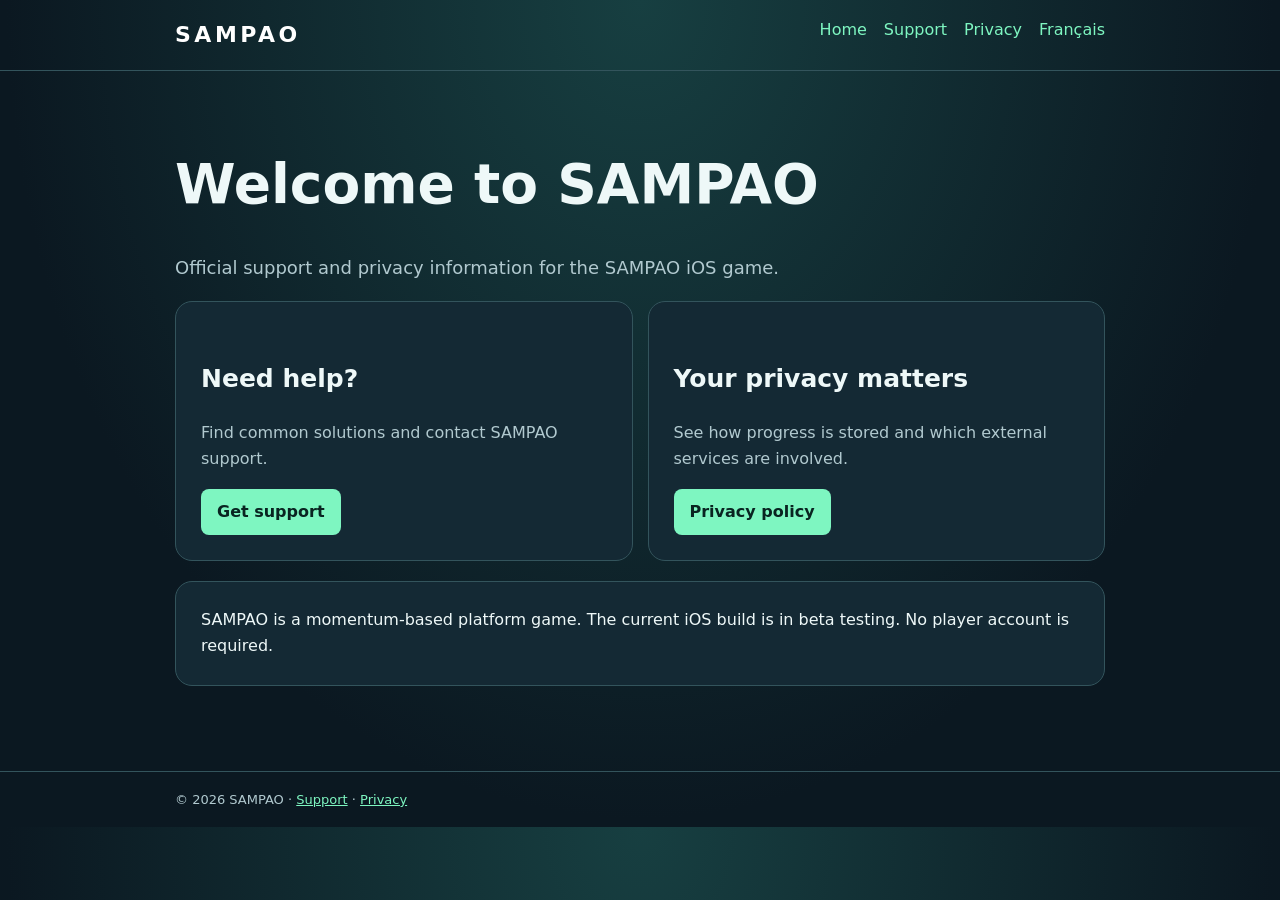
<file: index.html>
<!doctype html><html lang="en"><head><meta charset="utf-8"><meta name="viewport" content="width=device-width,initial-scale=1"><meta name="description" content="Official support and privacy information for the SAMPAO iOS game."><meta name="theme-color" content="#0b1821"><title>Welcome to SAMPAO — SAMPAO</title><link rel="stylesheet" href="./assets/style.css"></head><body><header class="head"><div class="wrap"><a class="brand" href="./index.html">SAMPAO</a><nav class="links"><a href="./index.html">Home</a><a href="./support.html">Support</a><a href="./privacy.html">Privacy</a><a href="./fr/index.html">Français</a></nav></div></header><main class="wrap"><h1>Welcome to SAMPAO</h1><p class="lead">Official support and privacy information for the SAMPAO iOS game.</p><div class="grid"><section class="box"><h2>Need help?</h2><p>Find common solutions and contact SAMPAO support.</p><a class="cta" href="support.html">Get support</a></section><section class="box"><h2>Your privacy matters</h2><p>See how progress is stored and which external services are involved.</p><a class="cta" href="privacy.html">Privacy policy</a></section></div><div class="box">SAMPAO is a momentum-based platform game. The current iOS build is in beta testing. No player account is required.</div></main><footer class="foot"><div class="wrap">© 2026 SAMPAO · <a href="./support.html">Support</a> · <a href="./privacy.html">Privacy</a></div></footer></body></html>
</file>
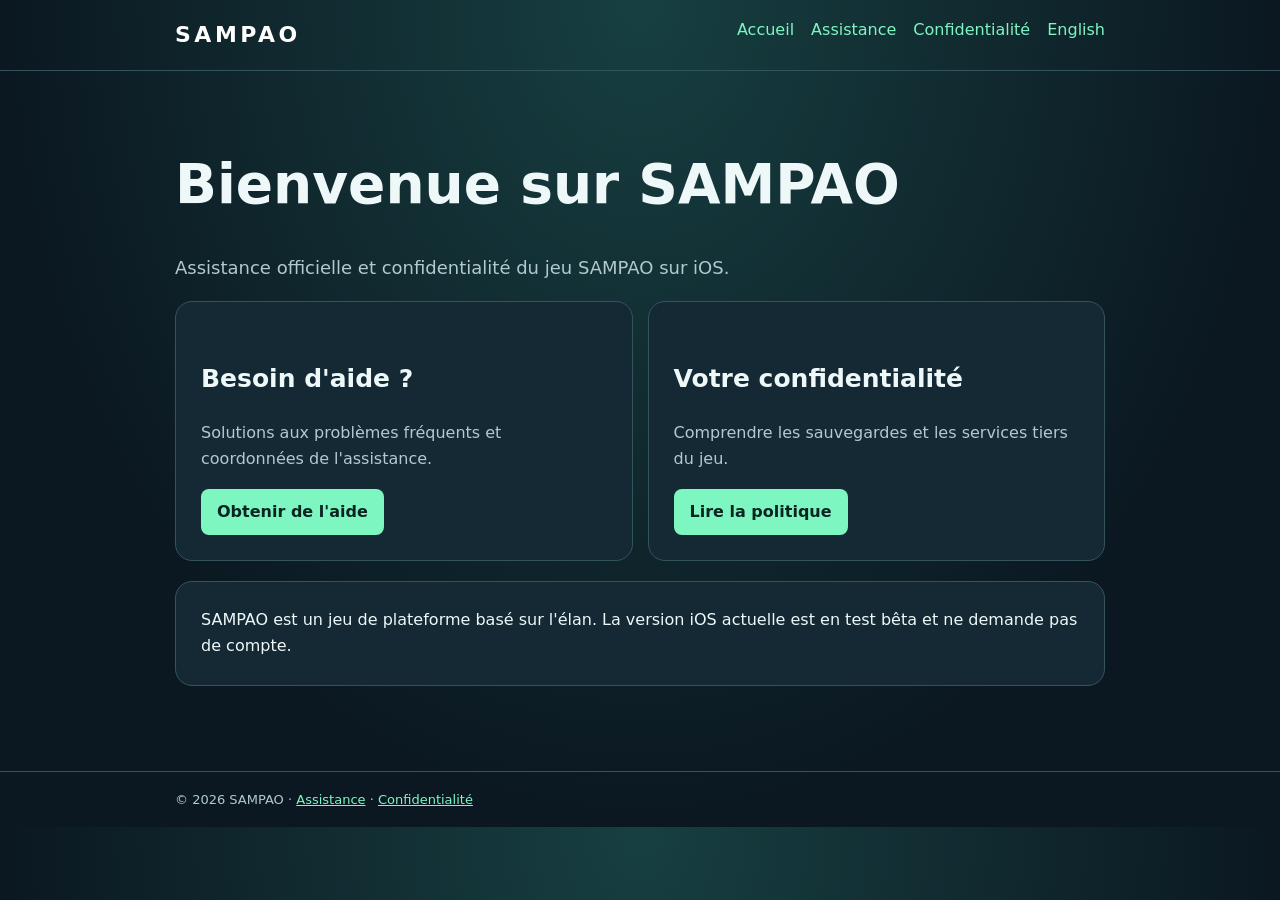
<file: fr/index.html>
<!doctype html><html lang="fr"><head><meta charset="utf-8"><meta name="viewport" content="width=device-width,initial-scale=1"><meta name="description" content="Assistance officielle et confidentialité du jeu SAMPAO sur iOS."><meta name="theme-color" content="#0b1821"><title>Bienvenue sur SAMPAO — SAMPAO</title><link rel="stylesheet" href="../assets/style.css"></head><body><header class="head"><div class="wrap"><a class="brand" href="../index.html">SAMPAO</a><nav class="links"><a href="../index.html">Accueil</a><a href="../support.html">Assistance</a><a href="../privacy.html">Confidentialité</a><a href="../index.html">English</a></nav></div></header><main class="wrap"><h1>Bienvenue sur SAMPAO</h1><p class="lead">Assistance officielle et confidentialité du jeu SAMPAO sur iOS.</p><div class="grid"><section class="box"><h2>Besoin d'aide ?</h2><p>Solutions aux problèmes fréquents et coordonnées de l'assistance.</p><a class="cta" href="support.html">Obtenir de l'aide</a></section><section class="box"><h2>Votre confidentialité</h2><p>Comprendre les sauvegardes et les services tiers du jeu.</p><a class="cta" href="privacy.html">Lire la politique</a></section></div><div class="box">SAMPAO est un jeu de plateforme basé sur l'élan. La version iOS actuelle est en test bêta et ne demande pas de compte.</div></main><footer class="foot"><div class="wrap">© 2026 SAMPAO · <a href="../support.html">Assistance</a> · <a href="../privacy.html">Confidentialité</a></div></footer></body></html>
</file>
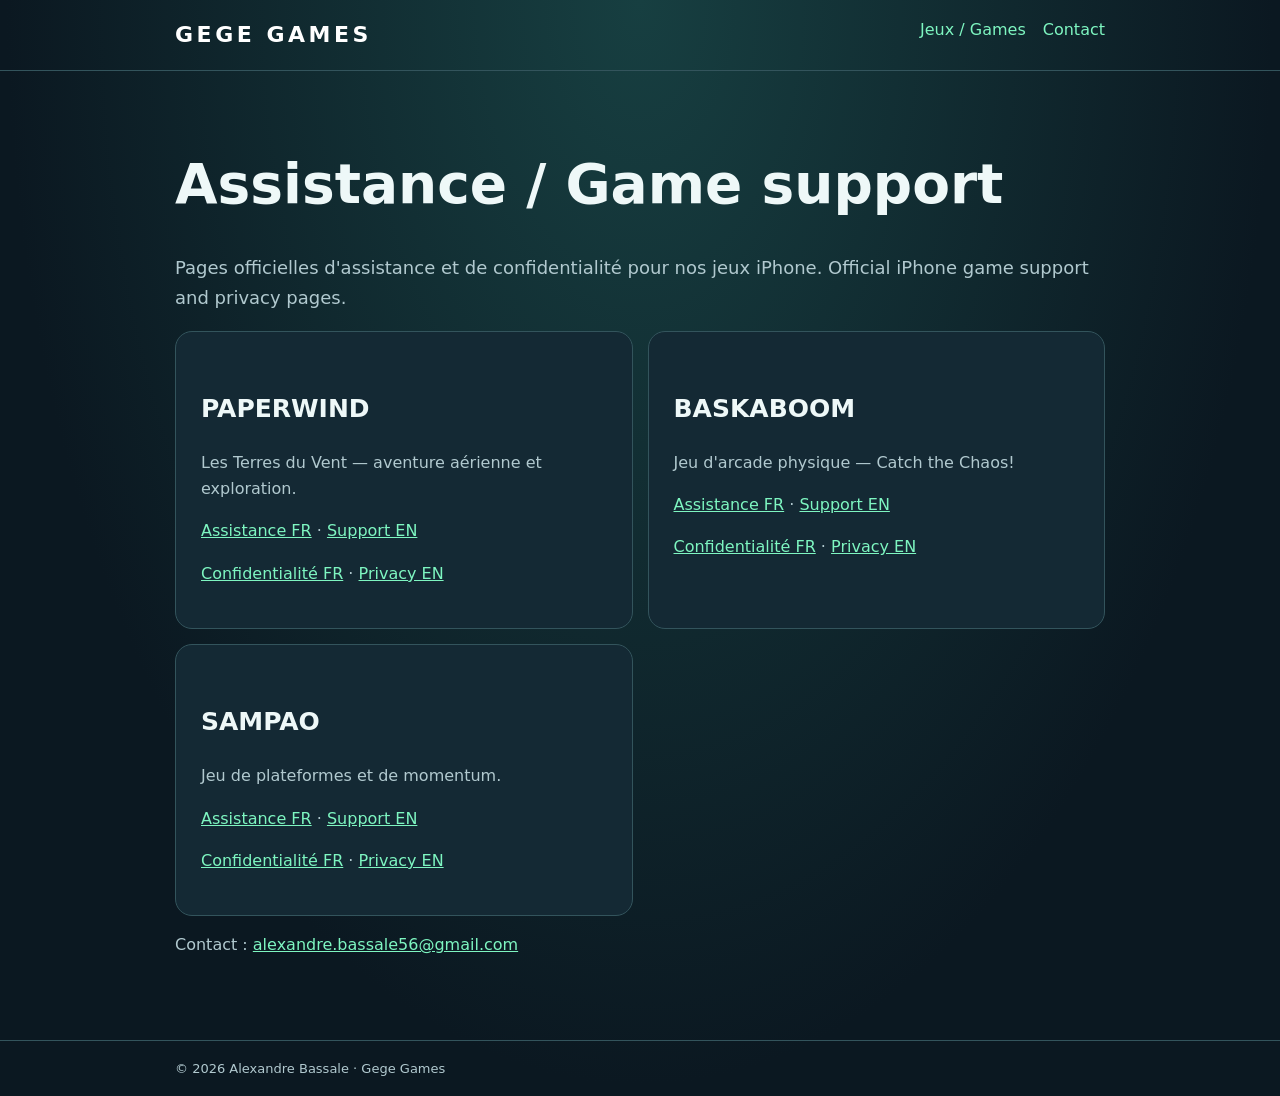
<file: games.html>
<!doctype html><html lang="fr"><head><meta charset="utf-8"><meta name="viewport" content="width=device-width,initial-scale=1"><meta name="description" content="Assistance et confidentialité pour les jeux PAPERWIND, BASKABOOM et SAMPAO."><meta name="theme-color" content="#0b1821"><title>Assistance — Gege Games</title><link rel="stylesheet" href="./assets/style.css"></head><body><header class="head"><div class="wrap"><a class="brand" href="./games.html">GEGE GAMES</a><nav class="links"><a href="./games.html">Jeux / Games</a><a href="mailto:alexandre.bassale56@gmail.com">Contact</a></nav></div></header><main class="wrap"><h1>Assistance / Game support</h1><p class="lead">Pages officielles d'assistance et de confidentialité pour nos jeux iPhone. Official iPhone game support and privacy pages.</p><div class="grid"><section class="box"><h2>PAPERWIND</h2><p>Les Terres du Vent — aventure aérienne et exploration.</p><p><a href="./paperwind/fr/support.html">Assistance FR</a> · <a href="./paperwind/support.html">Support EN</a></p><p><a href="./paperwind/fr/privacy.html">Confidentialité FR</a> · <a href="./paperwind/privacy.html">Privacy EN</a></p></section><section class="box"><h2>BASKABOOM</h2><p>Jeu d'arcade physique — Catch the Chaos!</p><p><a href="./baskaboom/fr/support.html">Assistance FR</a> · <a href="./baskaboom/support.html">Support EN</a></p><p><a href="./baskaboom/fr/privacy.html">Confidentialité FR</a> · <a href="./baskaboom/privacy.html">Privacy EN</a></p></section><section class="box"><h2>SAMPAO</h2><p>Jeu de plateformes et de momentum.</p><p><a href="./fr/support.html">Assistance FR</a> · <a href="./support.html">Support EN</a></p><p><a href="./fr/privacy.html">Confidentialité FR</a> · <a href="./privacy.html">Privacy EN</a></p></section></div><p>Contact : <a href="mailto:alexandre.bassale56@gmail.com">alexandre.bassale56@gmail.com</a></p></main><footer class="foot"><div class="wrap">© 2026 Alexandre Bassale · Gege Games</div></footer></body></html>
</file>
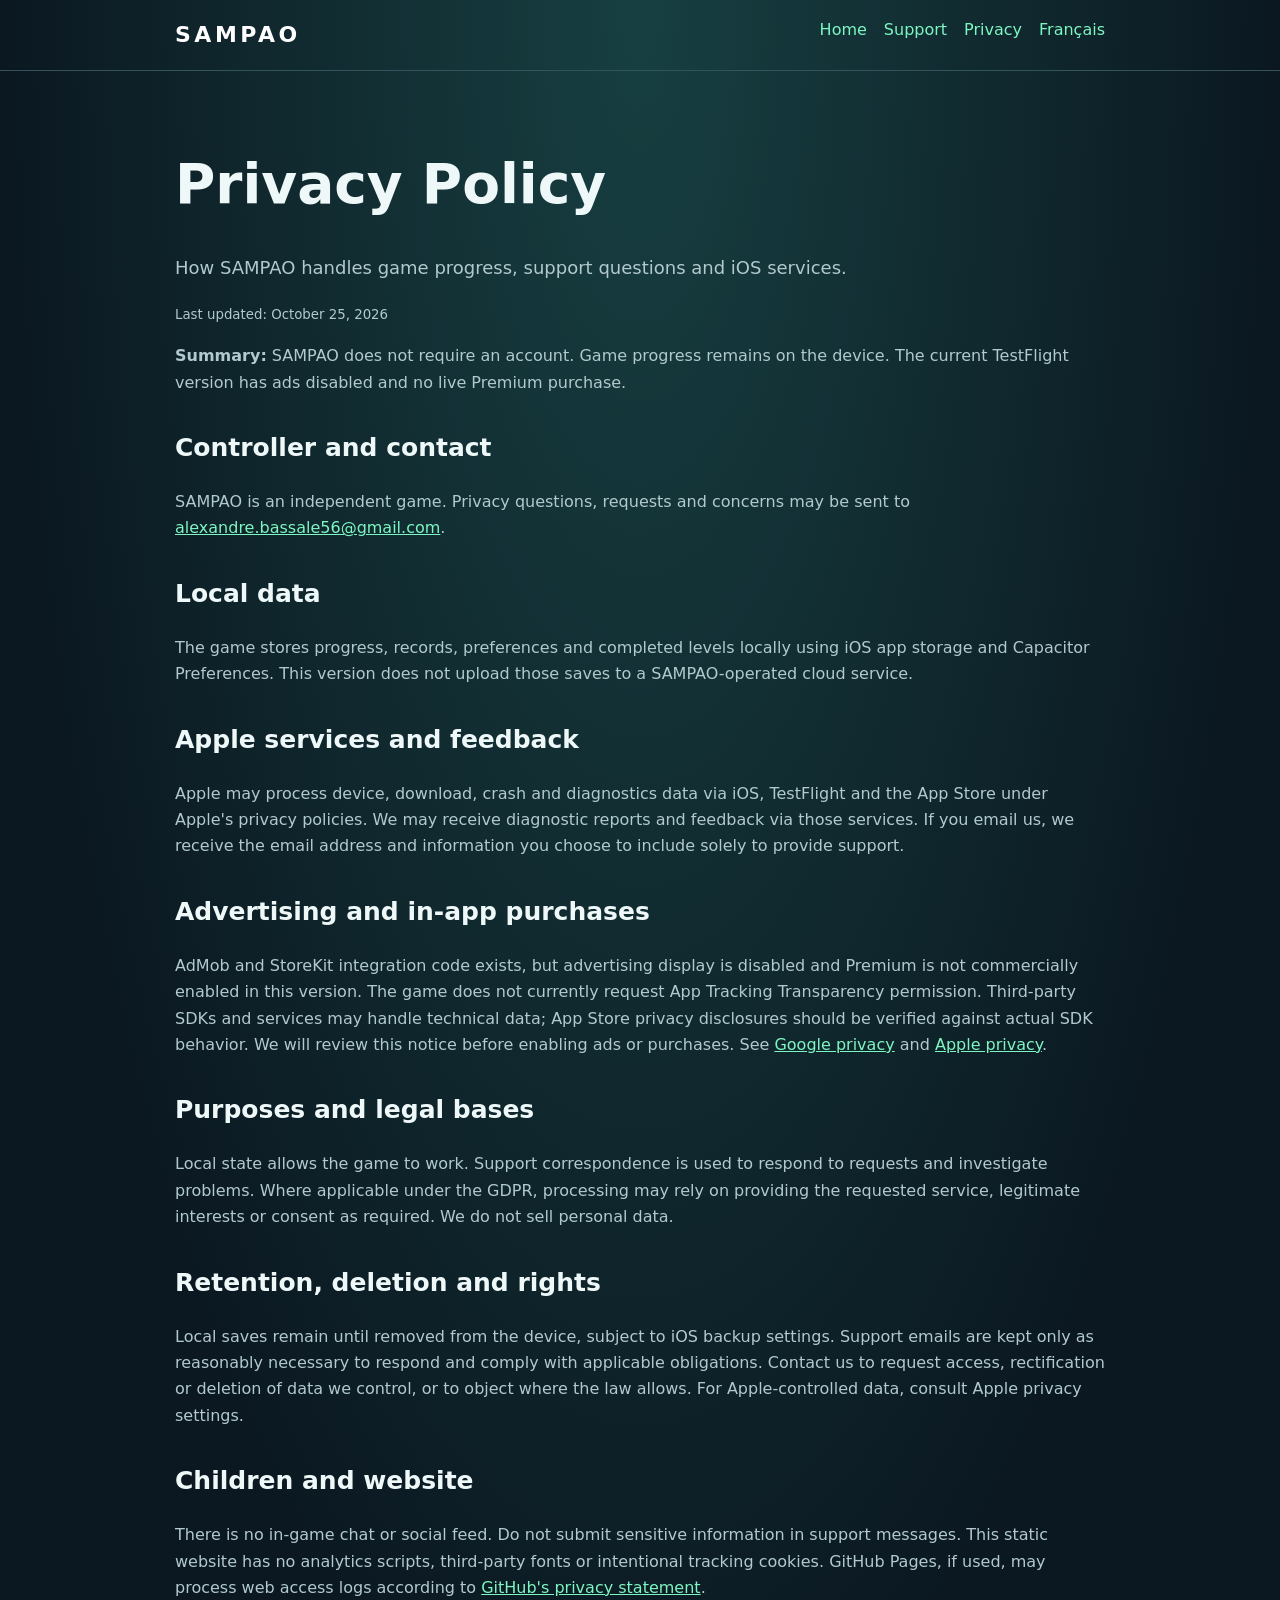
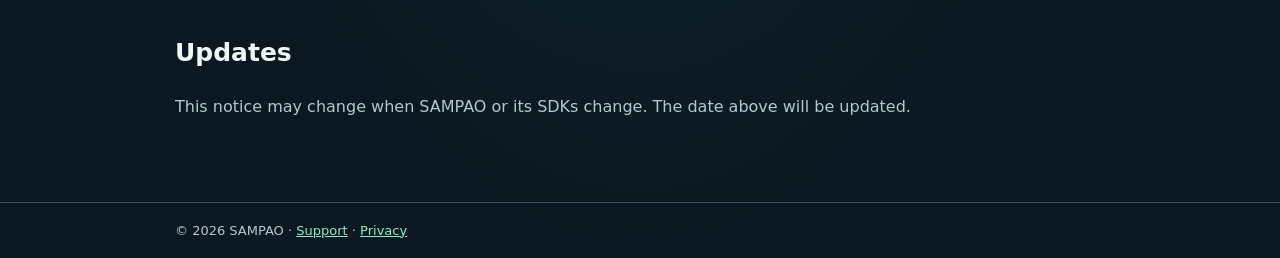
<file: privacy.html>
<!doctype html><html lang="en"><head><meta charset="utf-8"><meta name="viewport" content="width=device-width,initial-scale=1"><meta name="description" content="How SAMPAO handles game progress, support questions and iOS services."><meta name="theme-color" content="#0b1821"><title>Privacy Policy — SAMPAO</title><link rel="stylesheet" href="./assets/style.css"></head><body><header class="head"><div class="wrap"><a class="brand" href="./index.html">SAMPAO</a><nav class="links"><a href="./index.html">Home</a><a href="./support.html">Support</a><a href="./privacy.html">Privacy</a><a href="./fr/privacy.html">Français</a></nav></div></header><main class="wrap"><h1>Privacy Policy</h1><p class="lead">How SAMPAO handles game progress, support questions and iOS services.</p><p><small>Last updated: October 25, 2026</small></p><p><strong>Summary:</strong> SAMPAO does not require an account. Game progress remains on the device. The current TestFlight version has ads disabled and no live Premium purchase.</p><h2>Controller and contact</h2><p>SAMPAO is an independent game. Privacy questions, requests and concerns may be sent to <a href="mailto:alexandre.bassale56@gmail.com?subject=SAMPAO%20Privacy">alexandre.bassale56@gmail.com</a>.</p><h2>Local data</h2><p>The game stores progress, records, preferences and completed levels locally using iOS app storage and Capacitor Preferences. This version does not upload those saves to a SAMPAO-operated cloud service.</p><h2>Apple services and feedback</h2><p>Apple may process device, download, crash and diagnostics data via iOS, TestFlight and the App Store under Apple's privacy policies. We may receive diagnostic reports and feedback via those services. If you email us, we receive the email address and information you choose to include solely to provide support.</p><h2>Advertising and in-app purchases</h2><p>AdMob and StoreKit integration code exists, but advertising display is disabled and Premium is not commercially enabled in this version. The game does not currently request App Tracking Transparency permission. Third-party SDKs and services may handle technical data; App Store privacy disclosures should be verified against actual SDK behavior. We will review this notice before enabling ads or purchases. See <a href="https://policies.google.com/privacy">Google privacy</a> and <a href="https://www.apple.com/legal/privacy/">Apple privacy</a>.</p><h2>Purposes and legal bases</h2><p>Local state allows the game to work. Support correspondence is used to respond to requests and investigate problems. Where applicable under the GDPR, processing may rely on providing the requested service, legitimate interests or consent as required. We do not sell personal data.</p><h2>Retention, deletion and rights</h2><p>Local saves remain until removed from the device, subject to iOS backup settings. Support emails are kept only as reasonably necessary to respond and comply with applicable obligations. Contact us to request access, rectification or deletion of data we control, or to object where the law allows. For Apple-controlled data, consult Apple privacy settings.</p><h2>Children and website</h2><p>There is no in-game chat or social feed. Do not submit sensitive information in support messages. This static website has no analytics scripts, third-party fonts or intentional tracking cookies. GitHub Pages, if used, may process web access logs according to <a href="https://docs.github.com/en/site-policy/privacy-policies/github-general-privacy-statement">GitHub's privacy statement</a>.</p><h2>Updates</h2><p>This notice may change when SAMPAO or its SDKs change. The date above will be updated.</p></main><footer class="foot"><div class="wrap">© 2026 SAMPAO · <a href="./support.html">Support</a> · <a href="./privacy.html">Privacy</a></div></footer></body></html>
</file>
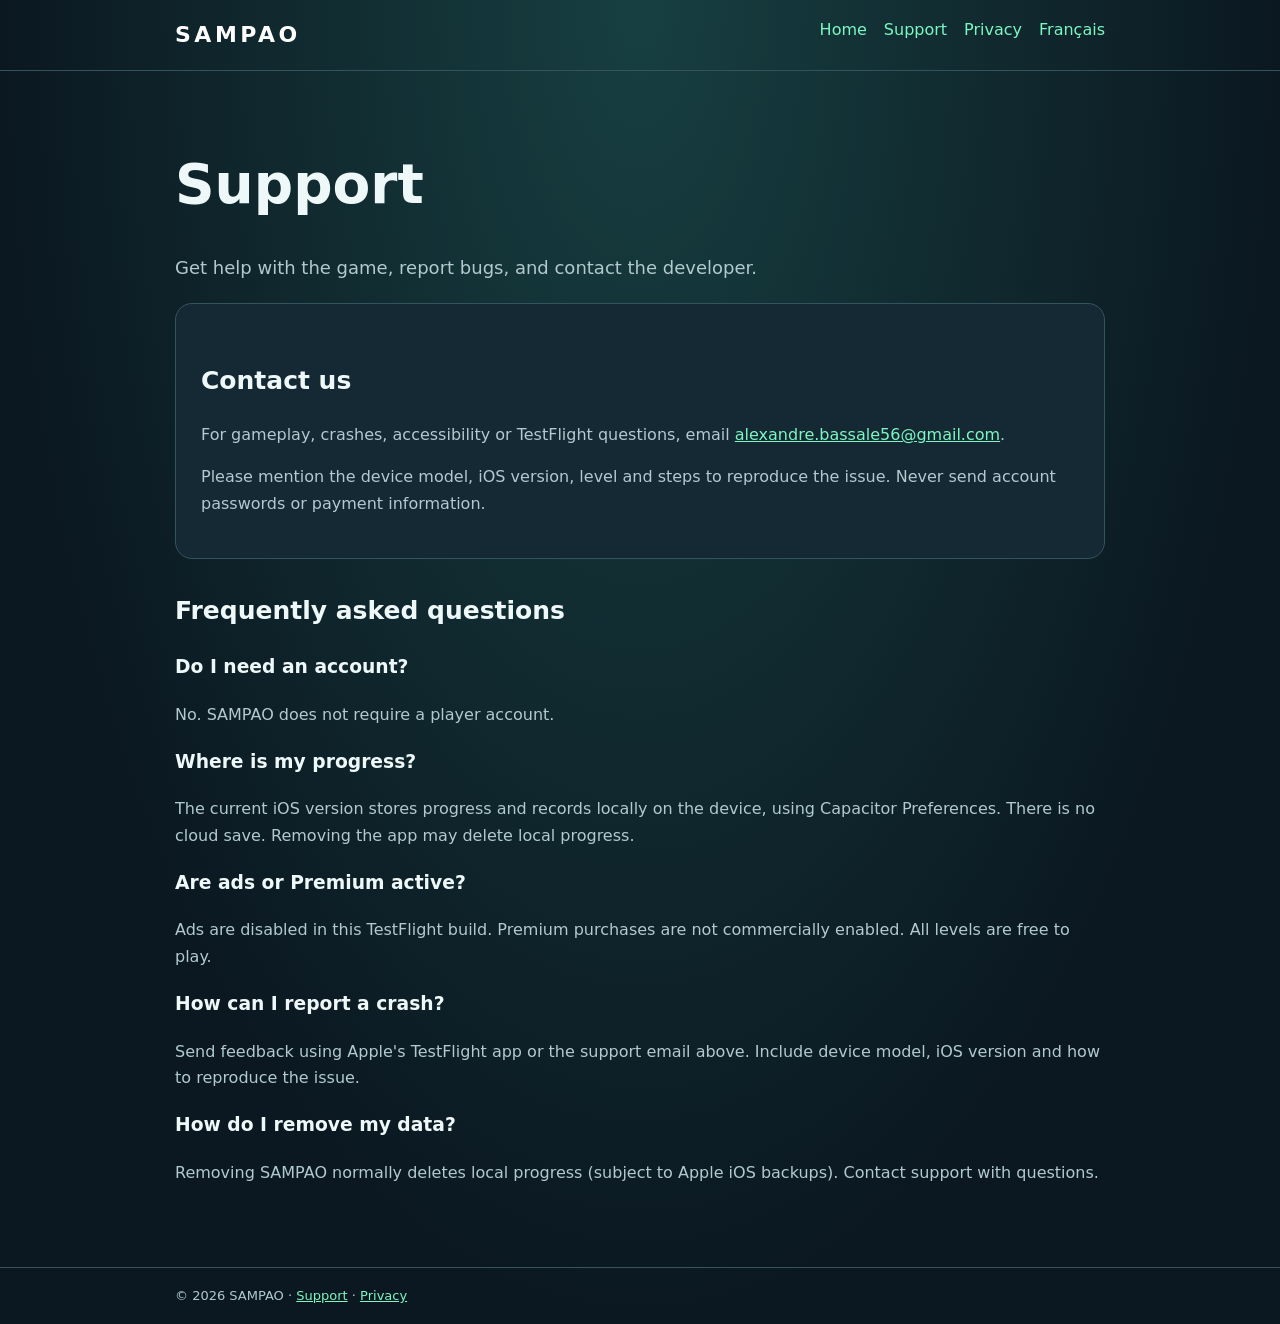
<file: support.html>
<!doctype html><html lang="en"><head><meta charset="utf-8"><meta name="viewport" content="width=device-width,initial-scale=1"><meta name="description" content="Get help with the game, report bugs, and contact the developer."><meta name="theme-color" content="#0b1821"><title>Support — SAMPAO</title><link rel="stylesheet" href="./assets/style.css"></head><body><header class="head"><div class="wrap"><a class="brand" href="./index.html">SAMPAO</a><nav class="links"><a href="./index.html">Home</a><a href="./support.html">Support</a><a href="./privacy.html">Privacy</a><a href="./fr/support.html">Français</a></nav></div></header><main class="wrap"><h1>Support</h1><p class="lead">Get help with the game, report bugs, and contact the developer.</p><section class="box"><h2>Contact us</h2><p>For gameplay, crashes, accessibility or TestFlight questions, email <a href="mailto:alexandre.bassale56@gmail.com?subject=SAMPAO%20Support">alexandre.bassale56@gmail.com</a>.</p><p>Please mention the device model, iOS version, level and steps to reproduce the issue. Never send account passwords or payment information.</p></section><h2>Frequently asked questions</h2><h3>Do I need an account?</h3><p>No. SAMPAO does not require a player account.</p><h3>Where is my progress?</h3><p>The current iOS version stores progress and records locally on the device, using Capacitor Preferences. There is no cloud save. Removing the app may delete local progress.</p><h3>Are ads or Premium active?</h3><p>Ads are disabled in this TestFlight build. Premium purchases are not commercially enabled. All levels are free to play.</p><h3>How can I report a crash?</h3><p>Send feedback using Apple's TestFlight app or the support email above. Include device model, iOS version and how to reproduce the issue.</p><h3>How do I remove my data?</h3><p>Removing SAMPAO normally deletes local progress (subject to Apple iOS backups). Contact support with questions.</p></main><footer class="foot"><div class="wrap">© 2026 SAMPAO · <a href="./support.html">Support</a> · <a href="./privacy.html">Privacy</a></div></footer></body></html>
</file>
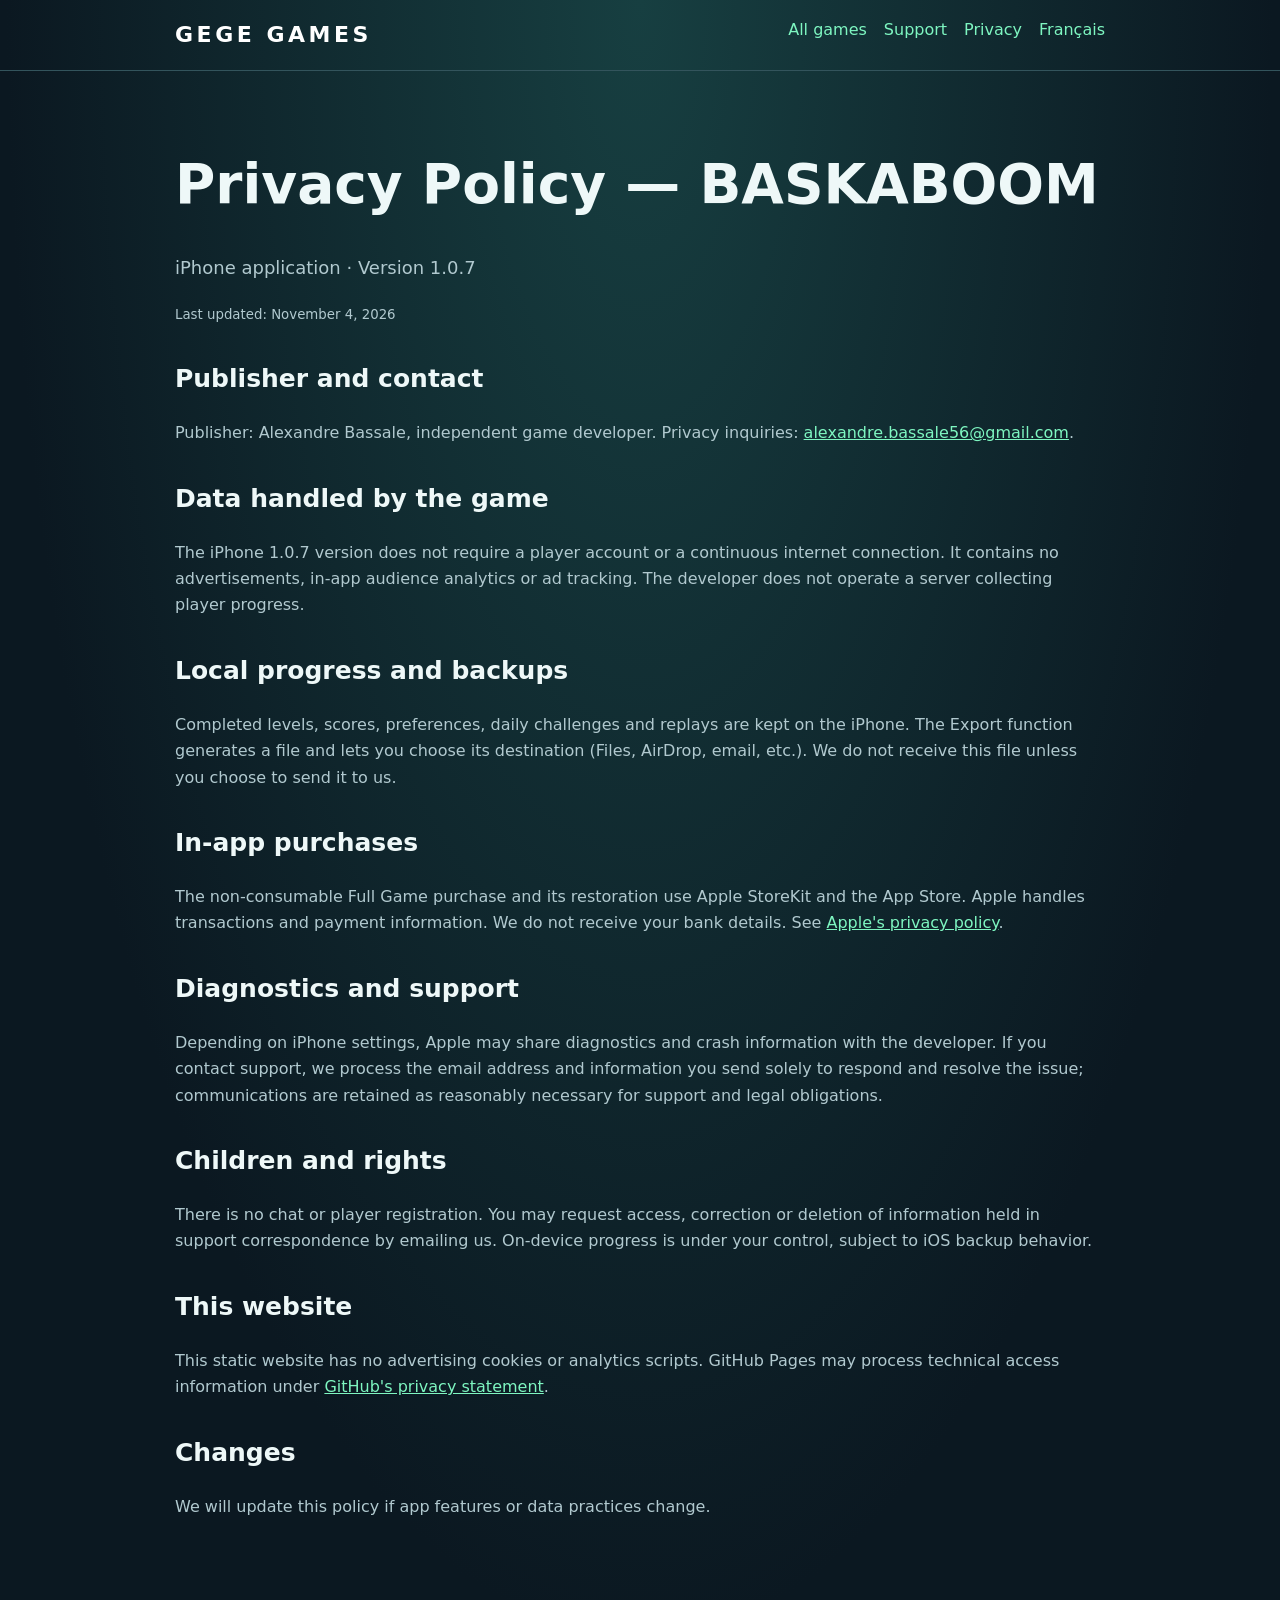
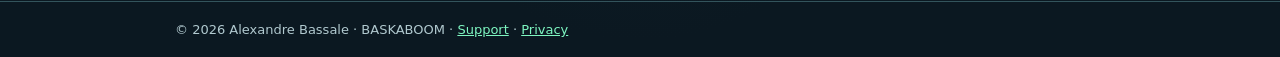
<file: baskaboom/privacy.html>
<!doctype html>
<html lang="en">
<head><meta charset="utf-8"><meta name="viewport" content="width=device-width,initial-scale=1"><meta name="description" content="Privacy Policy — BASKABOOM"><meta name="theme-color" content="#0b1821"><title>Privacy Policy — BASKABOOM</title><link rel="stylesheet" href="../assets/style.css"></head>
<body><header class="head"><div class="wrap"><a class="brand" href="../games.html">GEGE GAMES</a><nav class="links"><a href="../games.html">All games</a><a href="support.html">Support</a><a href="privacy.html">Privacy</a><a href="fr/privacy.html">Français</a></nav></div></header><main class="wrap"><h1>Privacy Policy — BASKABOOM</h1><p class="lead">iPhone application · Version 1.0.7</p><p><small>Last updated: November 4, 2026</small></p><h2>Publisher and contact</h2><p>Publisher: Alexandre Bassale, independent game developer. Privacy inquiries: <a href="mailto:alexandre.bassale56@gmail.com?subject=BASKABOOM%20Privacy">alexandre.bassale56@gmail.com</a>.</p><h2>Data handled by the game</h2><p>The iPhone 1.0.7 version does not require a player account or a continuous internet connection. It contains no advertisements, in-app audience analytics or ad tracking. The developer does not operate a server collecting player progress.</p><h2>Local progress and backups</h2><p>Completed levels, scores, preferences, daily challenges and replays are kept on the iPhone. The Export function generates a file and lets you choose its destination (Files, AirDrop, email, etc.). We do not receive this file unless you choose to send it to us.</p><h2>In-app purchases</h2><p>The non-consumable Full Game purchase and its restoration use Apple StoreKit and the App Store. Apple handles transactions and payment information. We do not receive your bank details. See <a href="https://www.apple.com/legal/privacy/">Apple's privacy policy</a>.</p><h2>Diagnostics and support</h2><p>Depending on iPhone settings, Apple may share diagnostics and crash information with the developer. If you contact support, we process the email address and information you send solely to respond and resolve the issue; communications are retained as reasonably necessary for support and legal obligations.</p><h2>Children and rights</h2><p>There is no chat or player registration. You may request access, correction or deletion of information held in support correspondence by emailing us. On-device progress is under your control, subject to iOS backup behavior.</p><h2>This website</h2><p>This static website has no advertising cookies or analytics scripts. GitHub Pages may process technical access information under <a href="https://docs.github.com/en/site-policy/privacy-policies/github-general-privacy-statement">GitHub's privacy statement</a>.</p><h2>Changes</h2><p>We will update this policy if app features or data practices change.</p></main><footer class="foot"><div class="wrap">© 2026 Alexandre Bassale · BASKABOOM · <a href="support.html">Support</a> · <a href="privacy.html">Privacy</a></div></footer></body></html>
</file>
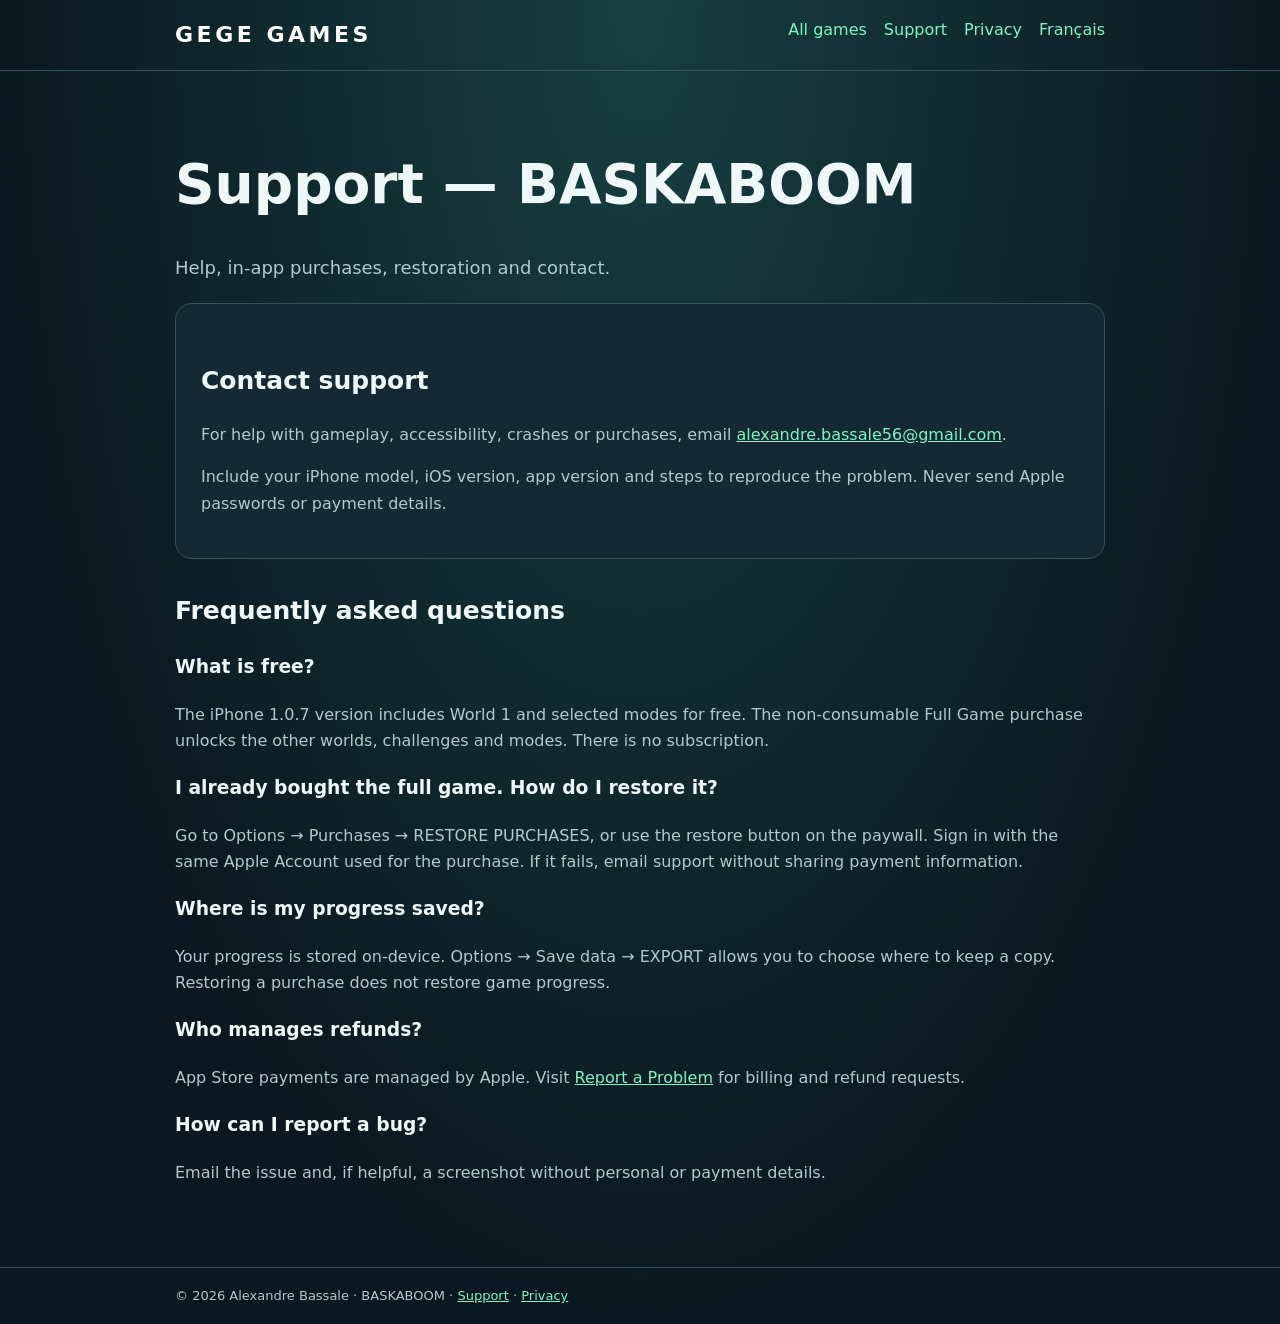
<file: baskaboom/support.html>
<!doctype html>
<html lang="en">
<head><meta charset="utf-8"><meta name="viewport" content="width=device-width,initial-scale=1"><meta name="description" content="Support — BASKABOOM"><meta name="theme-color" content="#0b1821"><title>Support — BASKABOOM</title><link rel="stylesheet" href="../assets/style.css"></head>
<body><header class="head"><div class="wrap"><a class="brand" href="../games.html">GEGE GAMES</a><nav class="links"><a href="../games.html">All games</a><a href="support.html">Support</a><a href="privacy.html">Privacy</a><a href="fr/support.html">Français</a></nav></div></header><main class="wrap"><h1>Support — BASKABOOM</h1><p class="lead">Help, in-app purchases, restoration and contact.</p><section class="box"><h2>Contact support</h2><p>For help with gameplay, accessibility, crashes or purchases, email <a href="mailto:alexandre.bassale56@gmail.com?subject=BASKABOOM%20Support">alexandre.bassale56@gmail.com</a>.</p><p>Include your iPhone model, iOS version, app version and steps to reproduce the problem. Never send Apple passwords or payment details.</p></section>
<h2>Frequently asked questions</h2>
<h3>What is free?</h3><p>The iPhone 1.0.7 version includes World 1 and selected modes for free. The non-consumable Full Game purchase unlocks the other worlds, challenges and modes. There is no subscription.</p>
<h3>I already bought the full game. How do I restore it?</h3><p>Go to Options → Purchases → RESTORE PURCHASES, or use the restore button on the paywall. Sign in with the same Apple Account used for the purchase. If it fails, email support without sharing payment information.</p>
<h3>Where is my progress saved?</h3><p>Your progress is stored on-device. Options → Save data → EXPORT allows you to choose where to keep a copy. Restoring a purchase does not restore game progress.</p>
<h3>Who manages refunds?</h3><p>App Store payments are managed by Apple. Visit <a href="https://reportaproblem.apple.com/">Report a Problem</a> for billing and refund requests.</p>
<h3>How can I report a bug?</h3><p>Email the issue and, if helpful, a screenshot without personal or payment details.</p></main><footer class="foot"><div class="wrap">© 2026 Alexandre Bassale · BASKABOOM · <a href="support.html">Support</a> · <a href="privacy.html">Privacy</a></div></footer></body></html>
</file>
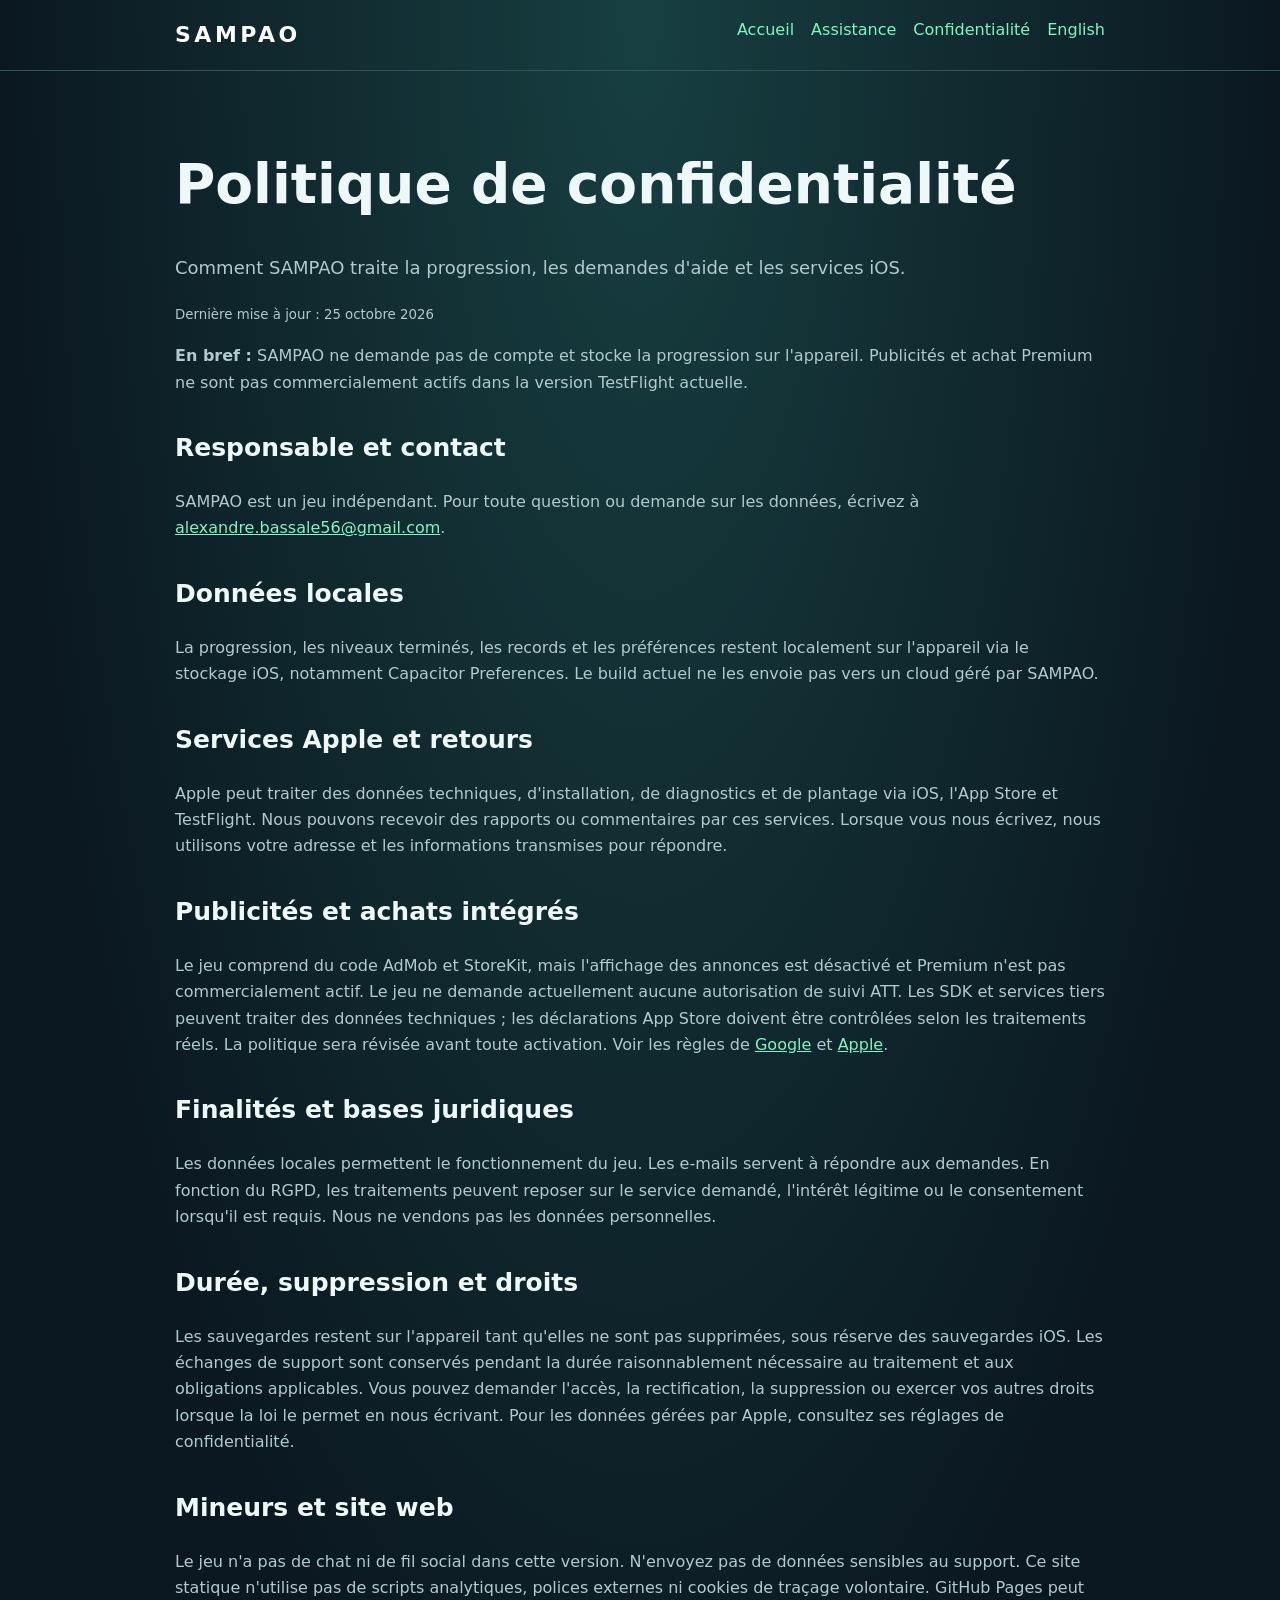
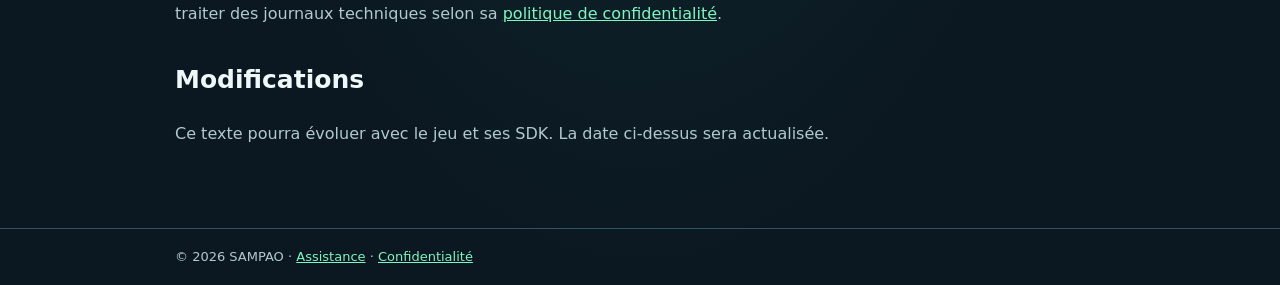
<file: fr/privacy.html>
<!doctype html><html lang="fr"><head><meta charset="utf-8"><meta name="viewport" content="width=device-width,initial-scale=1"><meta name="description" content="Comment SAMPAO traite la progression, les demandes d'aide et les services iOS."><meta name="theme-color" content="#0b1821"><title>Politique de confidentialité — SAMPAO</title><link rel="stylesheet" href="../assets/style.css"></head><body><header class="head"><div class="wrap"><a class="brand" href="../index.html">SAMPAO</a><nav class="links"><a href="../index.html">Accueil</a><a href="../support.html">Assistance</a><a href="../privacy.html">Confidentialité</a><a href="../privacy.html">English</a></nav></div></header><main class="wrap"><h1>Politique de confidentialité</h1><p class="lead">Comment SAMPAO traite la progression, les demandes d'aide et les services iOS.</p><p><small>Dernière mise à jour : 25 octobre 2026</small></p><p><strong>En bref :</strong> SAMPAO ne demande pas de compte et stocke la progression sur l'appareil. Publicités et achat Premium ne sont pas commercialement actifs dans la version TestFlight actuelle.</p><h2>Responsable et contact</h2><p>SAMPAO est un jeu indépendant. Pour toute question ou demande sur les données, écrivez à <a href="mailto:alexandre.bassale56@gmail.com?subject=Confidentialite%20SAMPAO">alexandre.bassale56@gmail.com</a>.</p><h2>Données locales</h2><p>La progression, les niveaux terminés, les records et les préférences restent localement sur l'appareil via le stockage iOS, notamment Capacitor Preferences. Le build actuel ne les envoie pas vers un cloud géré par SAMPAO.</p><h2>Services Apple et retours</h2><p>Apple peut traiter des données techniques, d'installation, de diagnostics et de plantage via iOS, l'App Store et TestFlight. Nous pouvons recevoir des rapports ou commentaires par ces services. Lorsque vous nous écrivez, nous utilisons votre adresse et les informations transmises pour répondre.</p><h2>Publicités et achats intégrés</h2><p>Le jeu comprend du code AdMob et StoreKit, mais l'affichage des annonces est désactivé et Premium n'est pas commercialement actif. Le jeu ne demande actuellement aucune autorisation de suivi ATT. Les SDK et services tiers peuvent traiter des données techniques ; les déclarations App Store doivent être contrôlées selon les traitements réels. La politique sera révisée avant toute activation. Voir les règles de <a href="https://policies.google.com/privacy">Google</a> et <a href="https://www.apple.com/fr/legal/privacy/">Apple</a>.</p><h2>Finalités et bases juridiques</h2><p>Les données locales permettent le fonctionnement du jeu. Les e-mails servent à répondre aux demandes. En fonction du RGPD, les traitements peuvent reposer sur le service demandé, l'intérêt légitime ou le consentement lorsqu'il est requis. Nous ne vendons pas les données personnelles.</p><h2>Durée, suppression et droits</h2><p>Les sauvegardes restent sur l'appareil tant qu'elles ne sont pas supprimées, sous réserve des sauvegardes iOS. Les échanges de support sont conservés pendant la durée raisonnablement nécessaire au traitement et aux obligations applicables. Vous pouvez demander l'accès, la rectification, la suppression ou exercer vos autres droits lorsque la loi le permet en nous écrivant. Pour les données gérées par Apple, consultez ses réglages de confidentialité.</p><h2>Mineurs et site web</h2><p>Le jeu n'a pas de chat ni de fil social dans cette version. N'envoyez pas de données sensibles au support. Ce site statique n'utilise pas de scripts analytiques, polices externes ni cookies de traçage volontaire. GitHub Pages peut traiter des journaux techniques selon sa <a href="https://docs.github.com/en/site-policy/privacy-policies/github-general-privacy-statement">politique de confidentialité</a>.</p><h2>Modifications</h2><p>Ce texte pourra évoluer avec le jeu et ses SDK. La date ci-dessus sera actualisée.</p></main><footer class="foot"><div class="wrap">© 2026 SAMPAO · <a href="../support.html">Assistance</a> · <a href="../privacy.html">Confidentialité</a></div></footer></body></html>
</file>
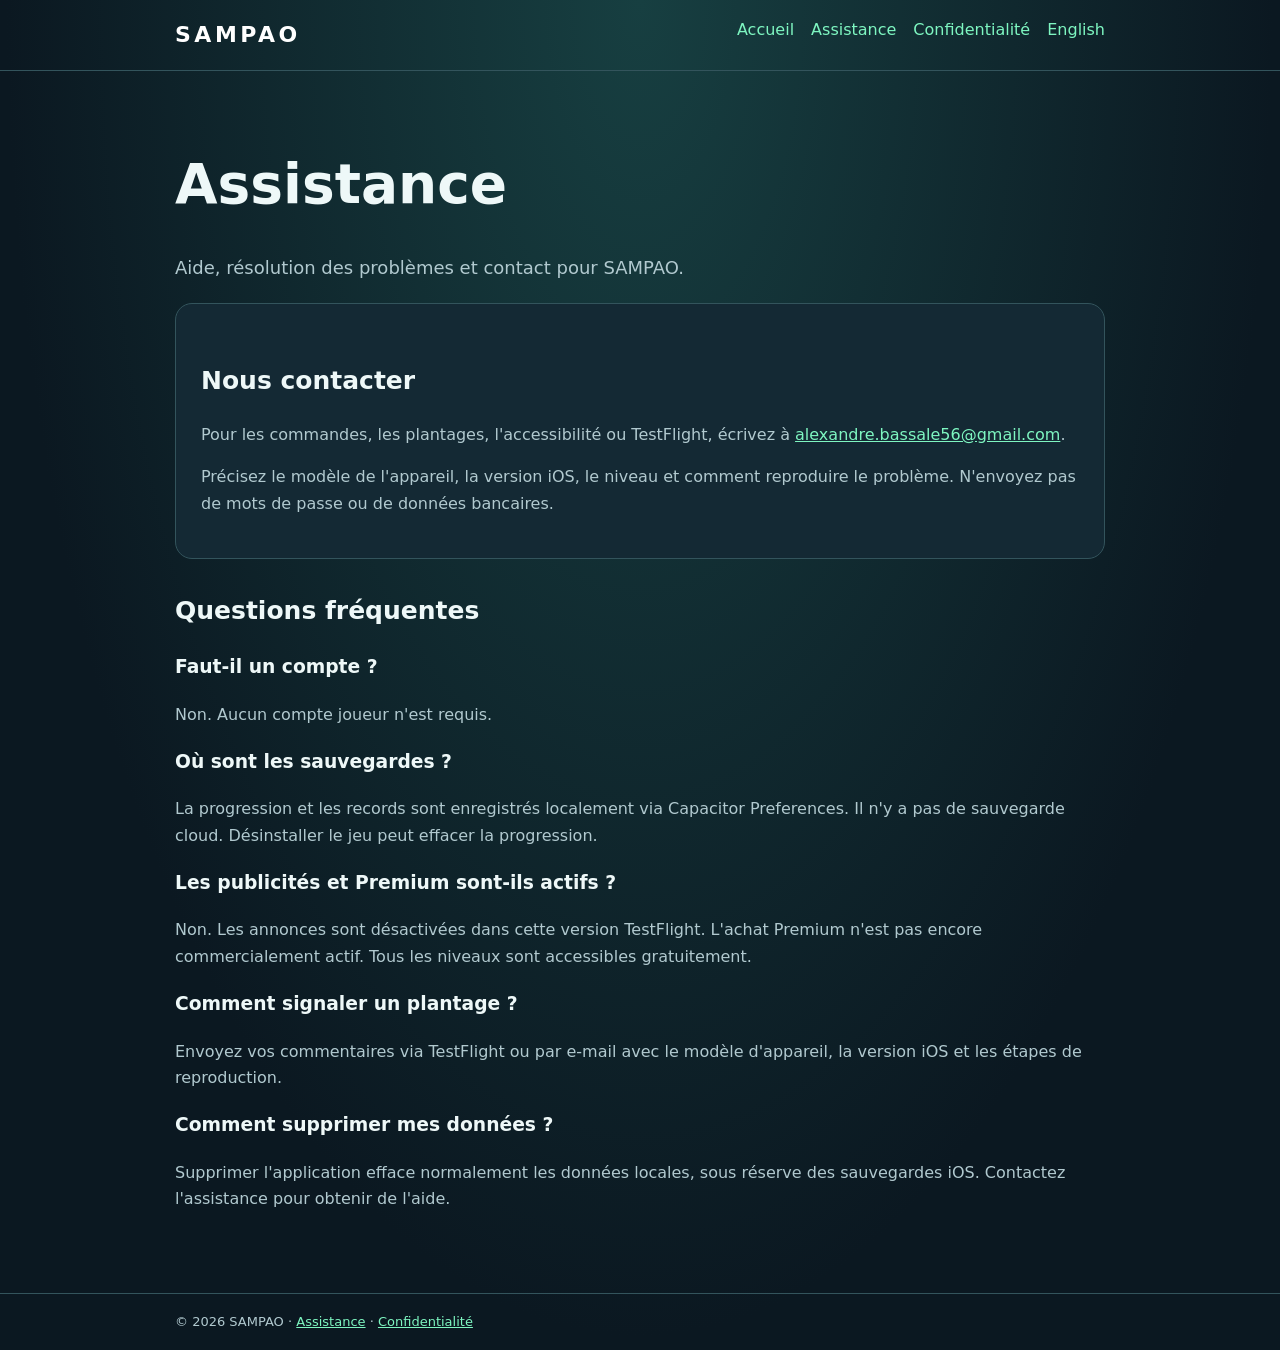
<file: fr/support.html>
<!doctype html><html lang="fr"><head><meta charset="utf-8"><meta name="viewport" content="width=device-width,initial-scale=1"><meta name="description" content="Aide, résolution des problèmes et contact pour SAMPAO."><meta name="theme-color" content="#0b1821"><title>Assistance — SAMPAO</title><link rel="stylesheet" href="../assets/style.css"></head><body><header class="head"><div class="wrap"><a class="brand" href="../index.html">SAMPAO</a><nav class="links"><a href="../index.html">Accueil</a><a href="../support.html">Assistance</a><a href="../privacy.html">Confidentialité</a><a href="../support.html">English</a></nav></div></header><main class="wrap"><h1>Assistance</h1><p class="lead">Aide, résolution des problèmes et contact pour SAMPAO.</p><section class="box"><h2>Nous contacter</h2><p>Pour les commandes, les plantages, l'accessibilité ou TestFlight, écrivez à <a href="mailto:alexandre.bassale56@gmail.com?subject=Assistance%20SAMPAO">alexandre.bassale56@gmail.com</a>.</p><p>Précisez le modèle de l'appareil, la version iOS, le niveau et comment reproduire le problème. N'envoyez pas de mots de passe ou de données bancaires.</p></section><h2>Questions fréquentes</h2><h3>Faut-il un compte ?</h3><p>Non. Aucun compte joueur n'est requis.</p><h3>Où sont les sauvegardes ?</h3><p>La progression et les records sont enregistrés localement via Capacitor Preferences. Il n'y a pas de sauvegarde cloud. Désinstaller le jeu peut effacer la progression.</p><h3>Les publicités et Premium sont-ils actifs ?</h3><p>Non. Les annonces sont désactivées dans cette version TestFlight. L'achat Premium n'est pas encore commercialement actif. Tous les niveaux sont accessibles gratuitement.</p><h3>Comment signaler un plantage ?</h3><p>Envoyez vos commentaires via TestFlight ou par e-mail avec le modèle d'appareil, la version iOS et les étapes de reproduction.</p><h3>Comment supprimer mes données ?</h3><p>Supprimer l'application efface normalement les données locales, sous réserve des sauvegardes iOS. Contactez l'assistance pour obtenir de l'aide.</p></main><footer class="foot"><div class="wrap">© 2026 SAMPAO · <a href="../support.html">Assistance</a> · <a href="../privacy.html">Confidentialité</a></div></footer></body></html>
</file>
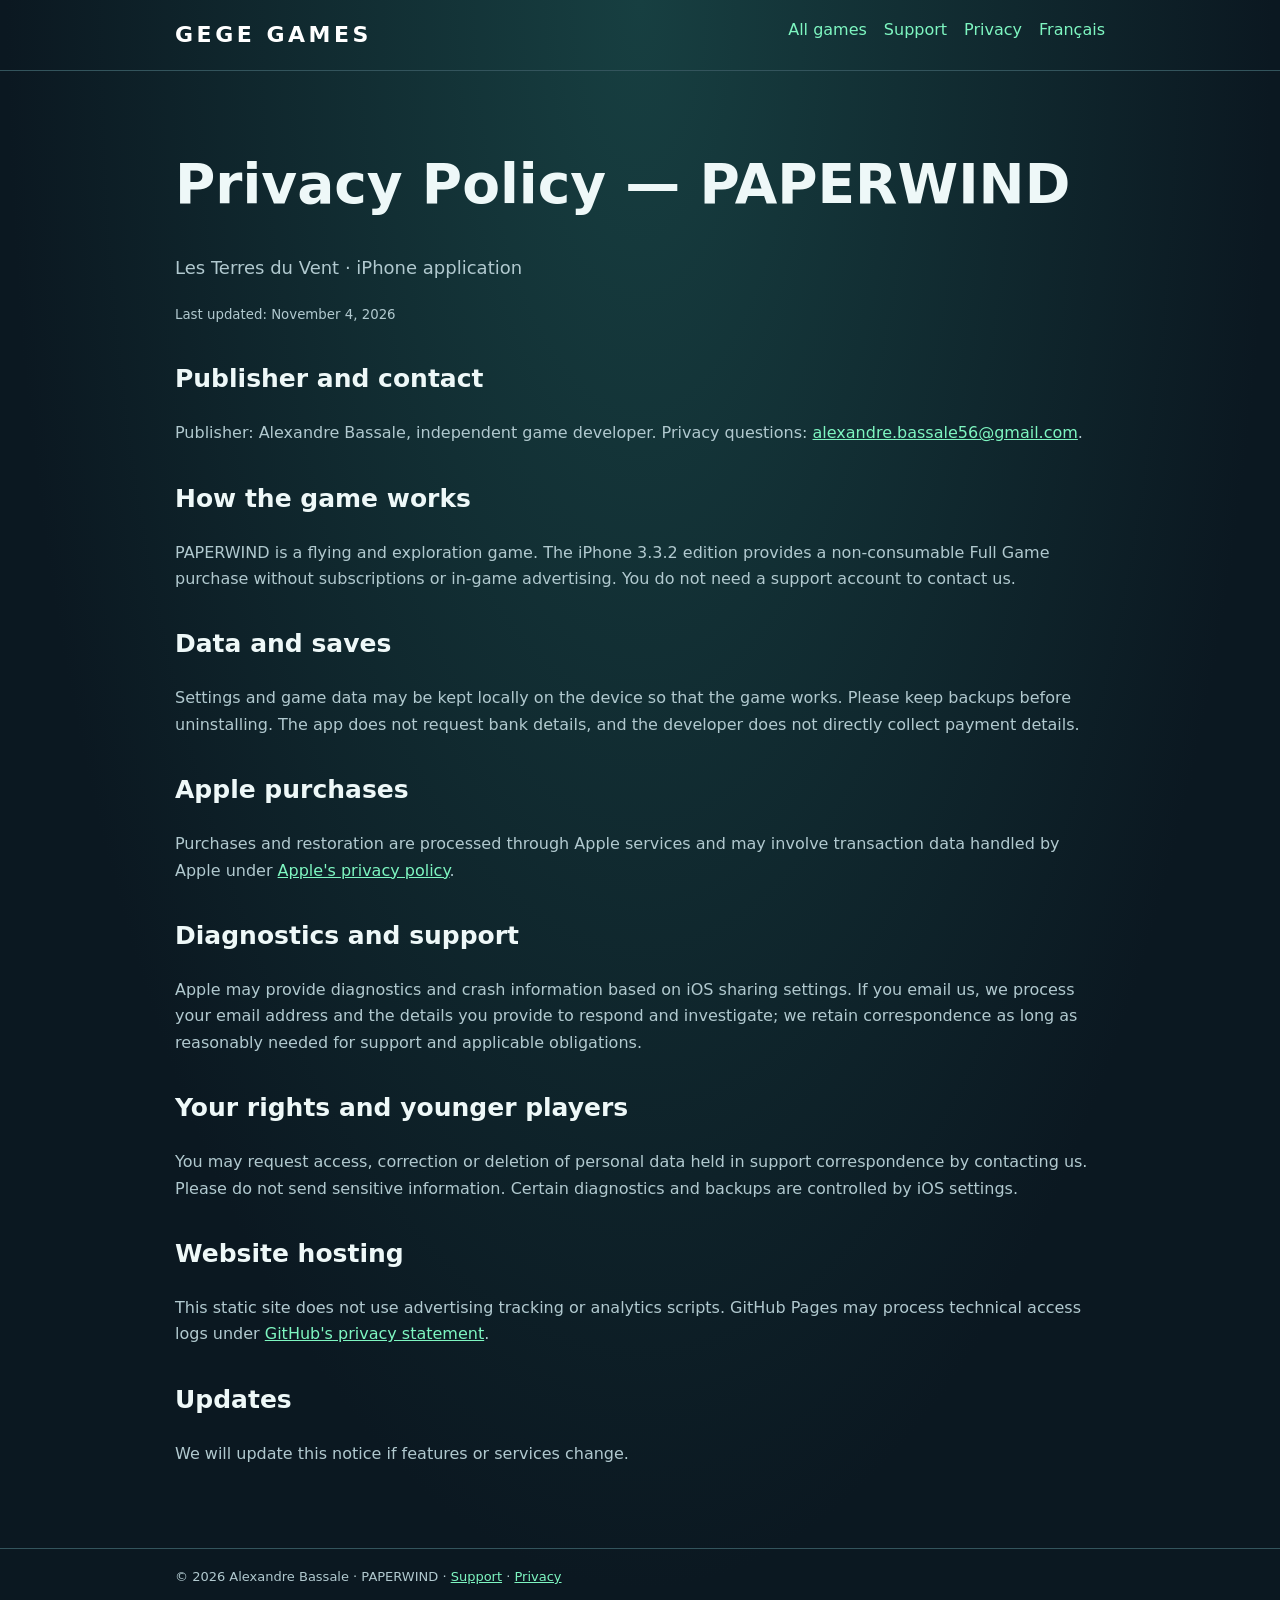
<file: paperwind/privacy.html>
<!doctype html>
<html lang="en">
<head><meta charset="utf-8"><meta name="viewport" content="width=device-width,initial-scale=1"><meta name="description" content="Privacy Policy — PAPERWIND"><meta name="theme-color" content="#0b1821"><title>Privacy Policy — PAPERWIND</title><link rel="stylesheet" href="../assets/style.css"></head>
<body><header class="head"><div class="wrap"><a class="brand" href="../games.html">GEGE GAMES</a><nav class="links"><a href="../games.html">All games</a><a href="support.html">Support</a><a href="privacy.html">Privacy</a><a href="fr/privacy.html">Français</a></nav></div></header><main class="wrap"><h1>Privacy Policy — PAPERWIND</h1><p class="lead">Les Terres du Vent · iPhone application</p><p><small>Last updated: November 4, 2026</small></p><h2>Publisher and contact</h2><p>Publisher: Alexandre Bassale, independent game developer. Privacy questions: <a href="mailto:alexandre.bassale56@gmail.com?subject=PAPERWIND%20Privacy">alexandre.bassale56@gmail.com</a>.</p><h2>How the game works</h2><p>PAPERWIND is a flying and exploration game. The iPhone 3.3.2 edition provides a non-consumable Full Game purchase without subscriptions or in-game advertising. You do not need a support account to contact us.</p><h2>Data and saves</h2><p>Settings and game data may be kept locally on the device so that the game works. Please keep backups before uninstalling. The app does not request bank details, and the developer does not directly collect payment details.</p><h2>Apple purchases</h2><p>Purchases and restoration are processed through Apple services and may involve transaction data handled by Apple under <a href="https://www.apple.com/legal/privacy/">Apple's privacy policy</a>.</p><h2>Diagnostics and support</h2><p>Apple may provide diagnostics and crash information based on iOS sharing settings. If you email us, we process your email address and the details you provide to respond and investigate; we retain correspondence as long as reasonably needed for support and applicable obligations.</p><h2>Your rights and younger players</h2><p>You may request access, correction or deletion of personal data held in support correspondence by contacting us. Please do not send sensitive information. Certain diagnostics and backups are controlled by iOS settings.</p><h2>Website hosting</h2><p>This static site does not use advertising tracking or analytics scripts. GitHub Pages may process technical access logs under <a href="https://docs.github.com/en/site-policy/privacy-policies/github-general-privacy-statement">GitHub's privacy statement</a>.</p><h2>Updates</h2><p>We will update this notice if features or services change.</p></main><footer class="foot"><div class="wrap">© 2026 Alexandre Bassale · PAPERWIND · <a href="support.html">Support</a> · <a href="privacy.html">Privacy</a></div></footer></body></html>
</file>
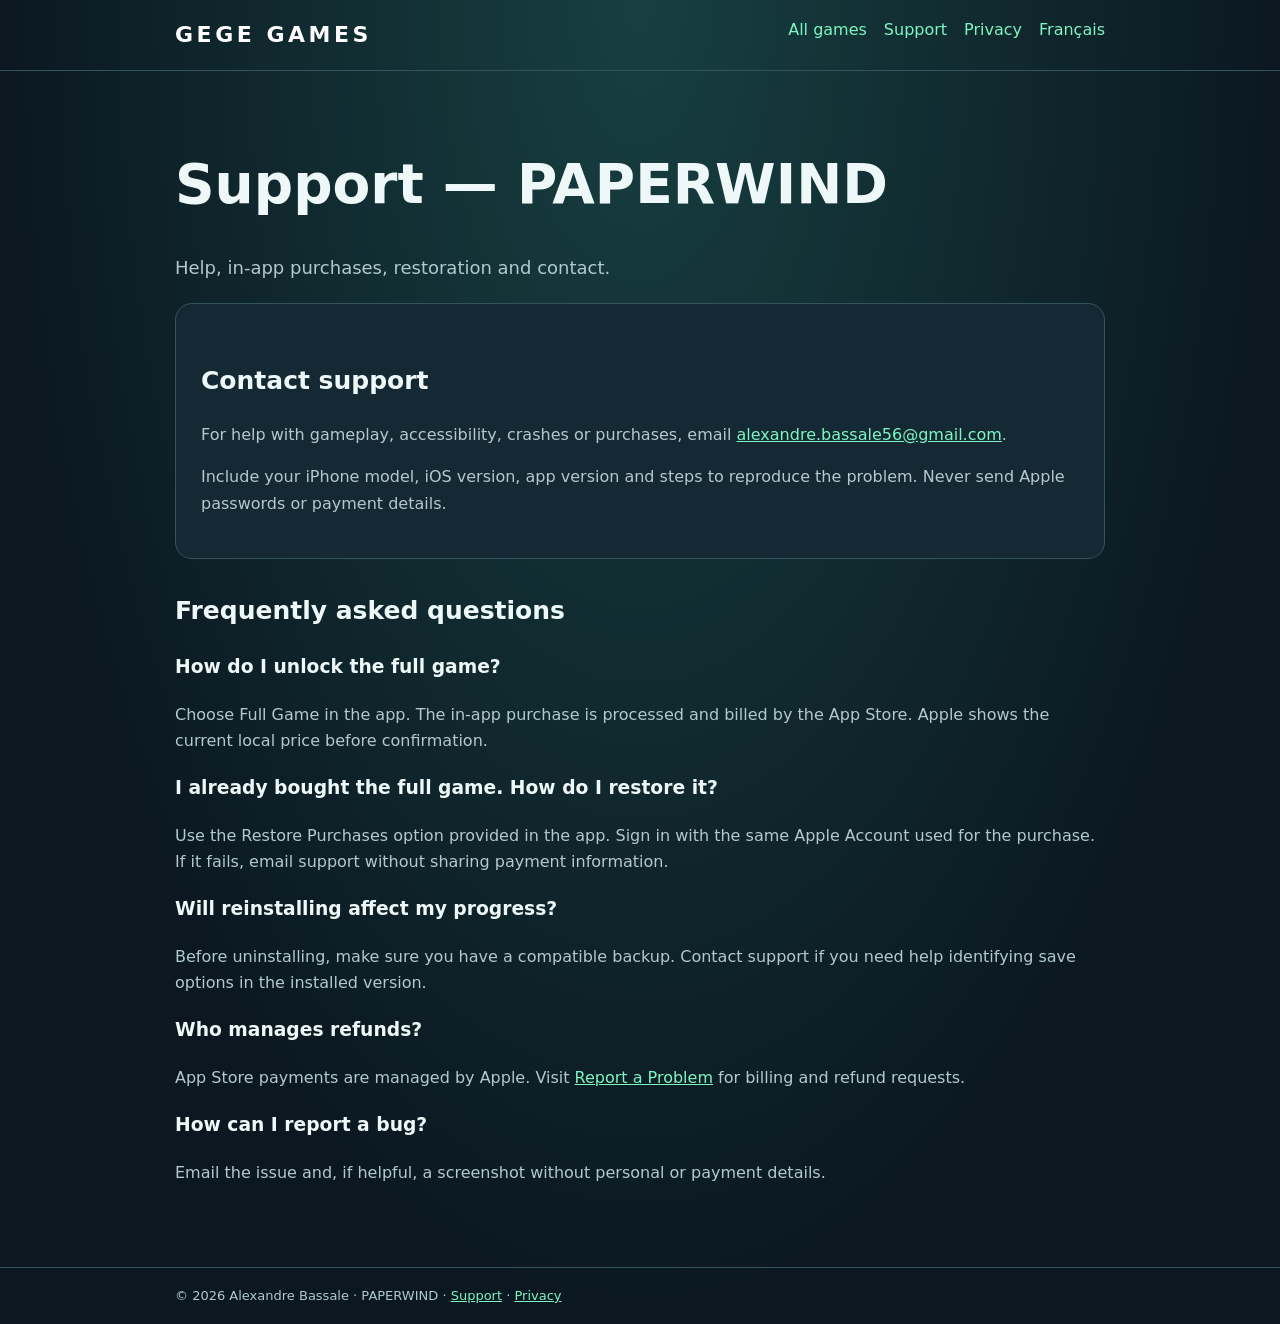
<file: paperwind/support.html>
<!doctype html>
<html lang="en">
<head><meta charset="utf-8"><meta name="viewport" content="width=device-width,initial-scale=1"><meta name="description" content="Support — PAPERWIND"><meta name="theme-color" content="#0b1821"><title>Support — PAPERWIND</title><link rel="stylesheet" href="../assets/style.css"></head>
<body><header class="head"><div class="wrap"><a class="brand" href="../games.html">GEGE GAMES</a><nav class="links"><a href="../games.html">All games</a><a href="support.html">Support</a><a href="privacy.html">Privacy</a><a href="fr/support.html">Français</a></nav></div></header><main class="wrap"><h1>Support — PAPERWIND</h1><p class="lead">Help, in-app purchases, restoration and contact.</p><section class="box"><h2>Contact support</h2><p>For help with gameplay, accessibility, crashes or purchases, email <a href="mailto:alexandre.bassale56@gmail.com?subject=PAPERWIND%20Support">alexandre.bassale56@gmail.com</a>.</p><p>Include your iPhone model, iOS version, app version and steps to reproduce the problem. Never send Apple passwords or payment details.</p></section>
<h2>Frequently asked questions</h2>
<h3>How do I unlock the full game?</h3><p>Choose Full Game in the app. The in-app purchase is processed and billed by the App Store. Apple shows the current local price before confirmation.</p>
<h3>I already bought the full game. How do I restore it?</h3><p>Use the Restore Purchases option provided in the app. Sign in with the same Apple Account used for the purchase. If it fails, email support without sharing payment information.</p>
<h3>Will reinstalling affect my progress?</h3><p>Before uninstalling, make sure you have a compatible backup. Contact support if you need help identifying save options in the installed version.</p>
<h3>Who manages refunds?</h3><p>App Store payments are managed by Apple. Visit <a href="https://reportaproblem.apple.com/">Report a Problem</a> for billing and refund requests.</p>
<h3>How can I report a bug?</h3><p>Email the issue and, if helpful, a screenshot without personal or payment details.</p></main><footer class="foot"><div class="wrap">© 2026 Alexandre Bassale · PAPERWIND · <a href="support.html">Support</a> · <a href="privacy.html">Privacy</a></div></footer></body></html>
</file>
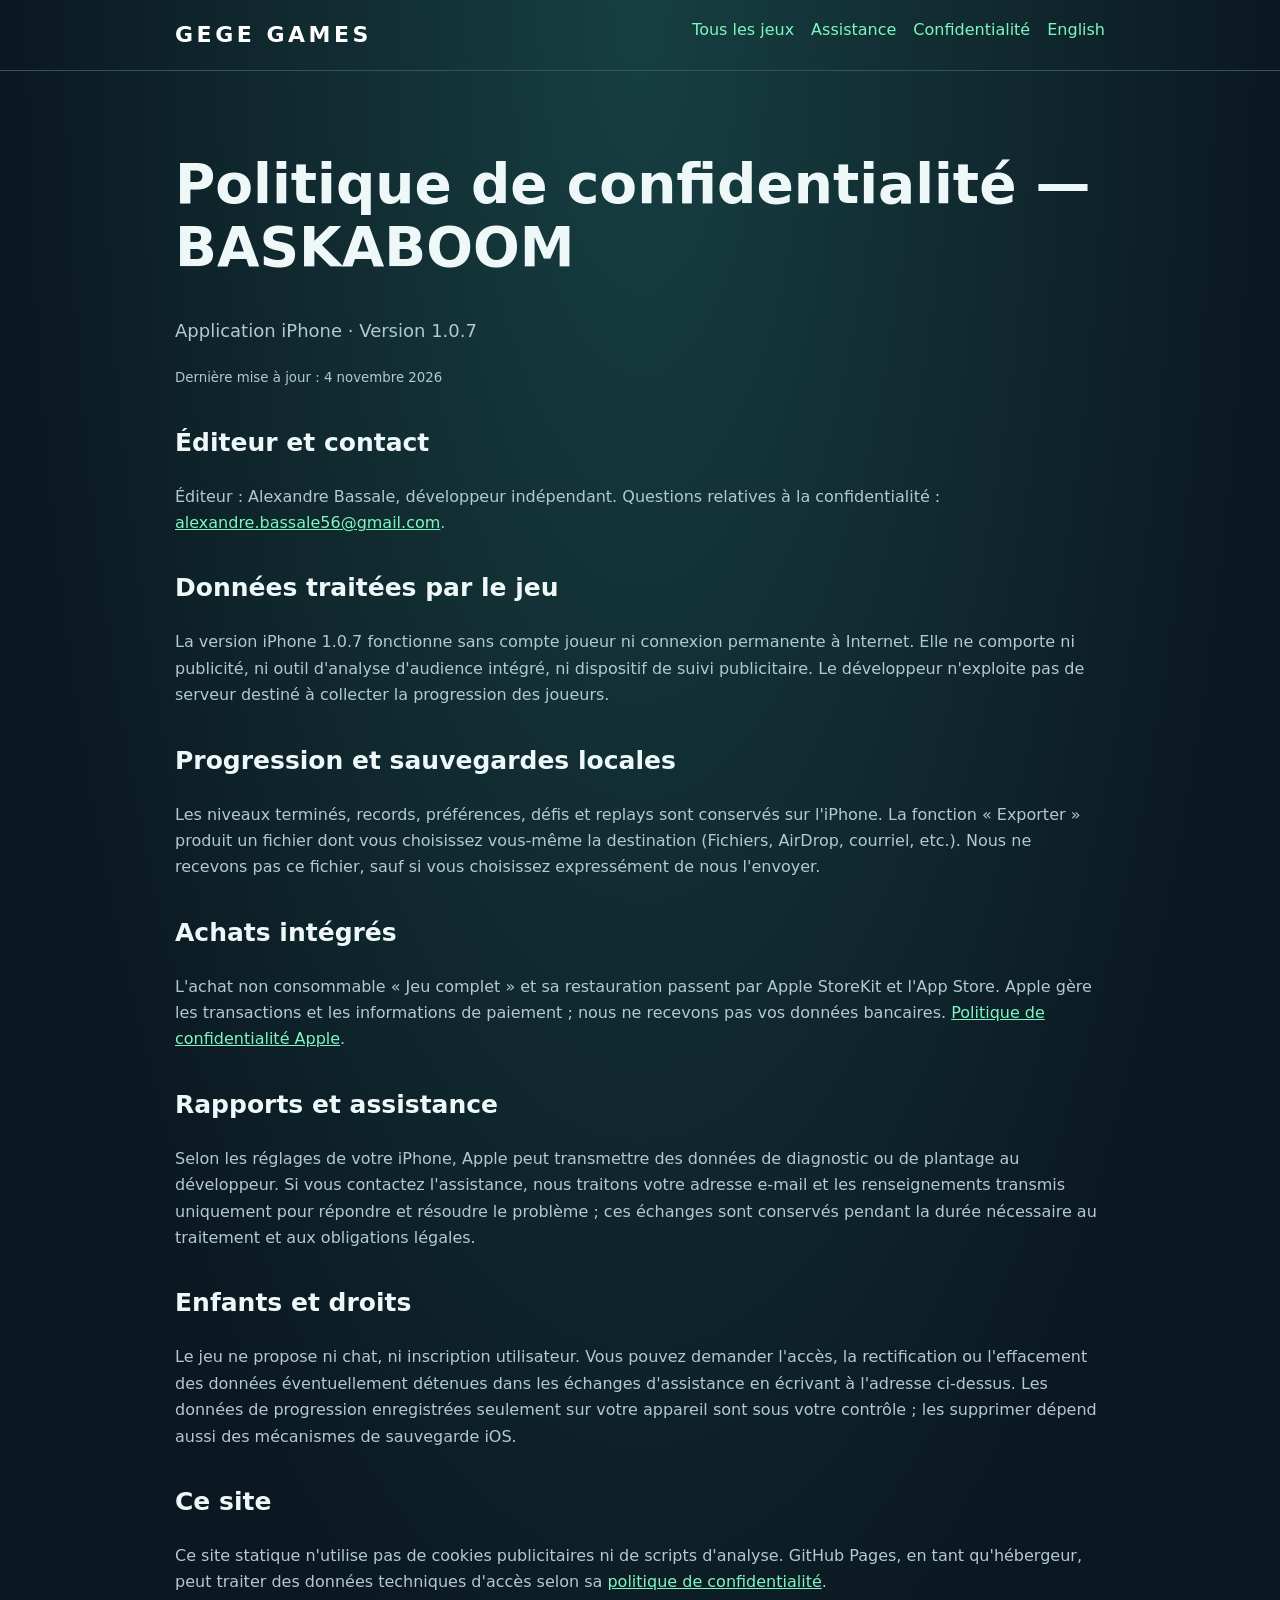
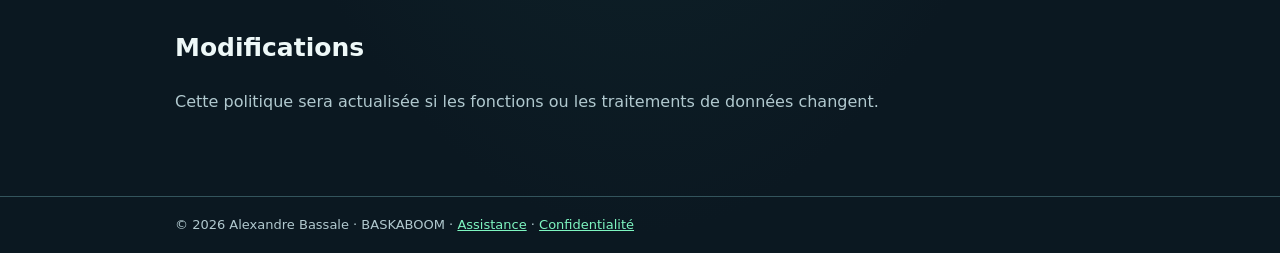
<file: baskaboom/fr/privacy.html>
<!doctype html>
<html lang="fr">
<head><meta charset="utf-8"><meta name="viewport" content="width=device-width,initial-scale=1"><meta name="description" content="Confidentialité — BASKABOOM"><meta name="theme-color" content="#0b1821"><title>Confidentialité — BASKABOOM</title><link rel="stylesheet" href="../../assets/style.css"></head>
<body><header class="head"><div class="wrap"><a class="brand" href="../../games.html">GEGE GAMES</a><nav class="links"><a href="../../games.html">Tous les jeux</a><a href="../support.html">Assistance</a><a href="../privacy.html">Confidentialité</a><a href="../privacy.html">English</a></nav></div></header><main class="wrap"><h1>Politique de confidentialité — BASKABOOM</h1><p class="lead">Application iPhone · Version 1.0.7</p><p><small>Dernière mise à jour : 4 novembre 2026</small></p><h2>Éditeur et contact</h2><p>Éditeur : Alexandre Bassale, développeur indépendant. Questions relatives à la confidentialité : <a href="mailto:alexandre.bassale56@gmail.com?subject=Confidentialite%20BASKABOOM">alexandre.bassale56@gmail.com</a>.</p><h2>Données traitées par le jeu</h2><p>La version iPhone 1.0.7 fonctionne sans compte joueur ni connexion permanente à Internet. Elle ne comporte ni publicité, ni outil d'analyse d'audience intégré, ni dispositif de suivi publicitaire. Le développeur n'exploite pas de serveur destiné à collecter la progression des joueurs.</p><h2>Progression et sauvegardes locales</h2><p>Les niveaux terminés, records, préférences, défis et replays sont conservés sur l'iPhone. La fonction « Exporter » produit un fichier dont vous choisissez vous-même la destination (Fichiers, AirDrop, courriel, etc.). Nous ne recevons pas ce fichier, sauf si vous choisissez expressément de nous l'envoyer.</p><h2>Achats intégrés</h2><p>L'achat non consommable « Jeu complet » et sa restauration passent par Apple StoreKit et l'App Store. Apple gère les transactions et les informations de paiement ; nous ne recevons pas vos données bancaires. <a href="https://www.apple.com/legal/privacy/">Politique de confidentialité Apple</a>.</p><h2>Rapports et assistance</h2><p>Selon les réglages de votre iPhone, Apple peut transmettre des données de diagnostic ou de plantage au développeur. Si vous contactez l'assistance, nous traitons votre adresse e-mail et les renseignements transmis uniquement pour répondre et résoudre le problème ; ces échanges sont conservés pendant la durée nécessaire au traitement et aux obligations légales.</p><h2>Enfants et droits</h2><p>Le jeu ne propose ni chat, ni inscription utilisateur. Vous pouvez demander l'accès, la rectification ou l'effacement des données éventuellement détenues dans les échanges d'assistance en écrivant à l'adresse ci-dessus. Les données de progression enregistrées seulement sur votre appareil sont sous votre contrôle ; les supprimer dépend aussi des mécanismes de sauvegarde iOS.</p><h2>Ce site</h2><p>Ce site statique n'utilise pas de cookies publicitaires ni de scripts d'analyse. GitHub Pages, en tant qu'hébergeur, peut traiter des données techniques d'accès selon sa <a href="https://docs.github.com/en/site-policy/privacy-policies/github-general-privacy-statement">politique de confidentialité</a>.</p><h2>Modifications</h2><p>Cette politique sera actualisée si les fonctions ou les traitements de données changent.</p></main><footer class="foot"><div class="wrap">© 2026 Alexandre Bassale · BASKABOOM · <a href="../support.html">Assistance</a> · <a href="../privacy.html">Confidentialité</a></div></footer></body></html>
</file>
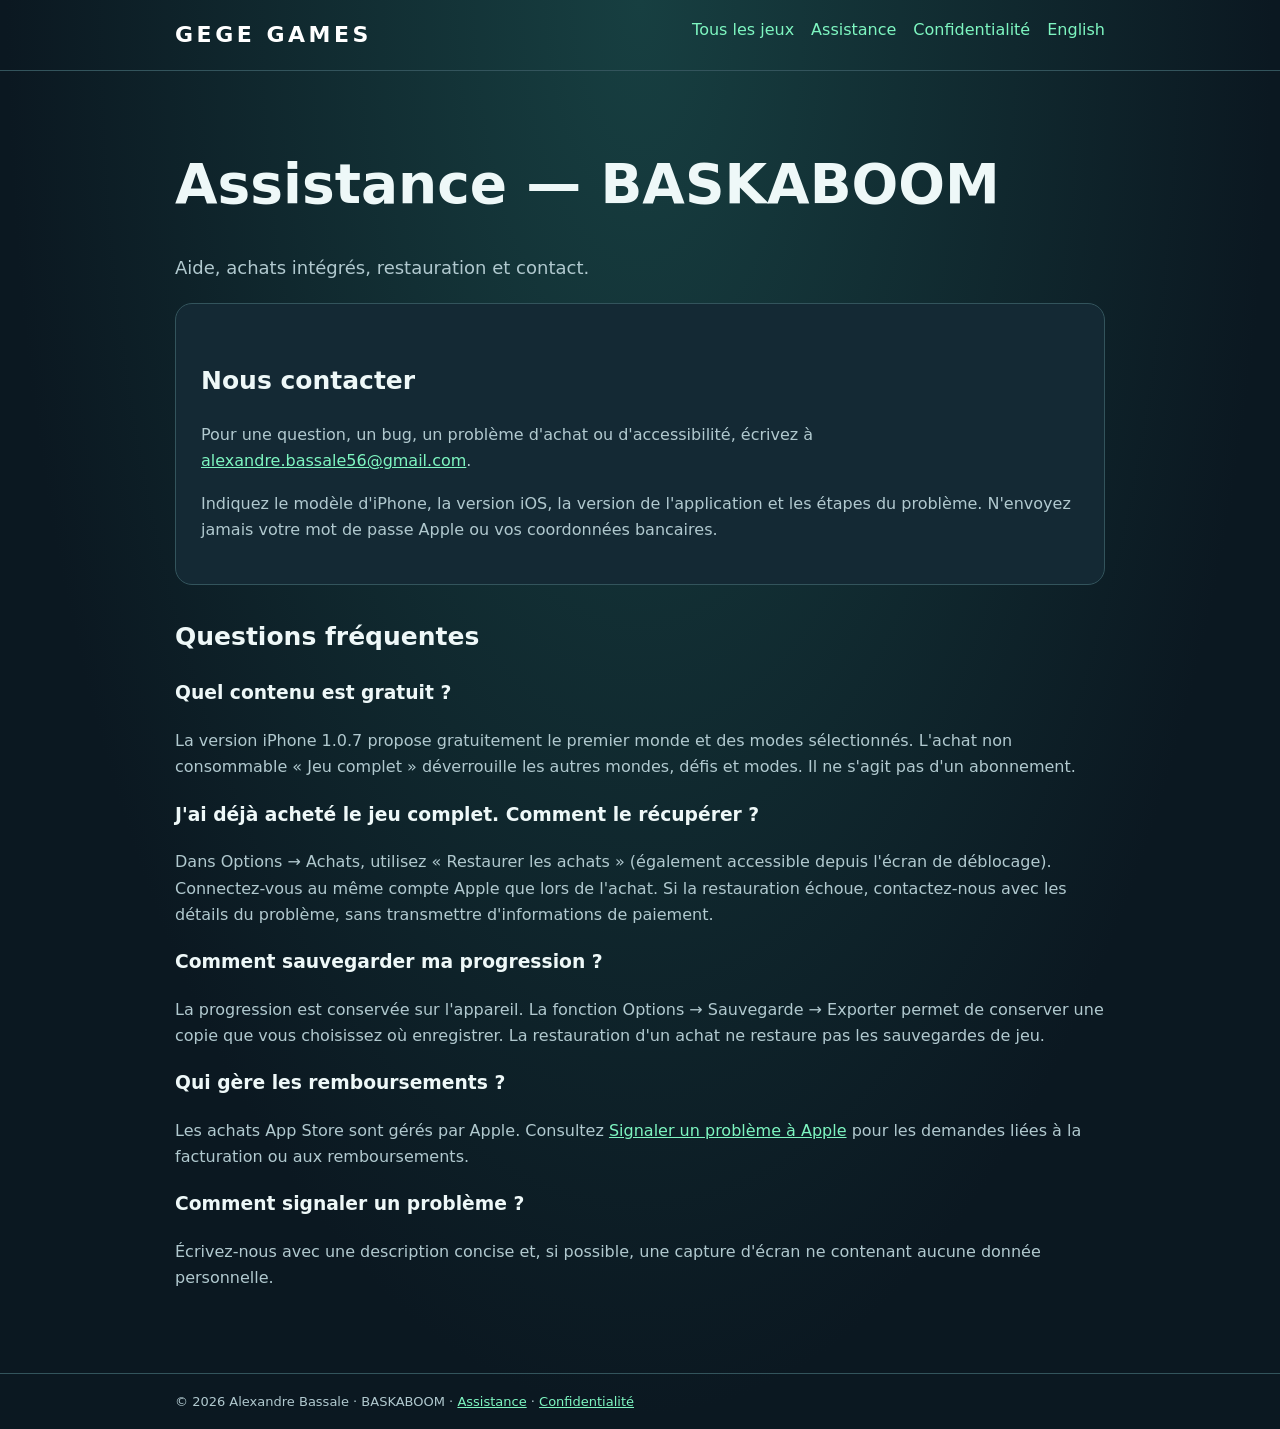
<file: baskaboom/fr/support.html>
<!doctype html>
<html lang="fr">
<head><meta charset="utf-8"><meta name="viewport" content="width=device-width,initial-scale=1"><meta name="description" content="Assistance — BASKABOOM"><meta name="theme-color" content="#0b1821"><title>Assistance — BASKABOOM</title><link rel="stylesheet" href="../../assets/style.css"></head>
<body><header class="head"><div class="wrap"><a class="brand" href="../../games.html">GEGE GAMES</a><nav class="links"><a href="../../games.html">Tous les jeux</a><a href="../support.html">Assistance</a><a href="../privacy.html">Confidentialité</a><a href="../support.html">English</a></nav></div></header><main class="wrap"><h1>Assistance — BASKABOOM</h1><p class="lead">Aide, achats intégrés, restauration et contact.</p><section class="box"><h2>Nous contacter</h2><p>Pour une question, un bug, un problème d'achat ou d'accessibilité, écrivez à <a href="mailto:alexandre.bassale56@gmail.com?subject=Assistance%20BASKABOOM">alexandre.bassale56@gmail.com</a>.</p><p>Indiquez le modèle d'iPhone, la version iOS, la version de l'application et les étapes du problème. N'envoyez jamais votre mot de passe Apple ou vos coordonnées bancaires.</p></section>
<h2>Questions fréquentes</h2>
<h3>Quel contenu est gratuit ?</h3><p>La version iPhone 1.0.7 propose gratuitement le premier monde et des modes sélectionnés. L'achat non consommable « Jeu complet » déverrouille les autres mondes, défis et modes. Il ne s'agit pas d'un abonnement.</p>
<h3>J'ai déjà acheté le jeu complet. Comment le récupérer ?</h3><p>Dans Options → Achats, utilisez « Restaurer les achats » (également accessible depuis l'écran de déblocage). Connectez-vous au même compte Apple que lors de l'achat. Si la restauration échoue, contactez-nous avec les détails du problème, sans transmettre d'informations de paiement.</p>
<h3>Comment sauvegarder ma progression ?</h3><p>La progression est conservée sur l'appareil. La fonction Options → Sauvegarde → Exporter permet de conserver une copie que vous choisissez où enregistrer. La restauration d'un achat ne restaure pas les sauvegardes de jeu.</p>
<h3>Qui gère les remboursements ?</h3><p>Les achats App Store sont gérés par Apple. Consultez <a href="https://reportaproblem.apple.com/">Signaler un problème à Apple</a> pour les demandes liées à la facturation ou aux remboursements.</p>
<h3>Comment signaler un problème ?</h3><p>Écrivez-nous avec une description concise et, si possible, une capture d'écran ne contenant aucune donnée personnelle.</p></main><footer class="foot"><div class="wrap">© 2026 Alexandre Bassale · BASKABOOM · <a href="../support.html">Assistance</a> · <a href="../privacy.html">Confidentialité</a></div></footer></body></html>
</file>
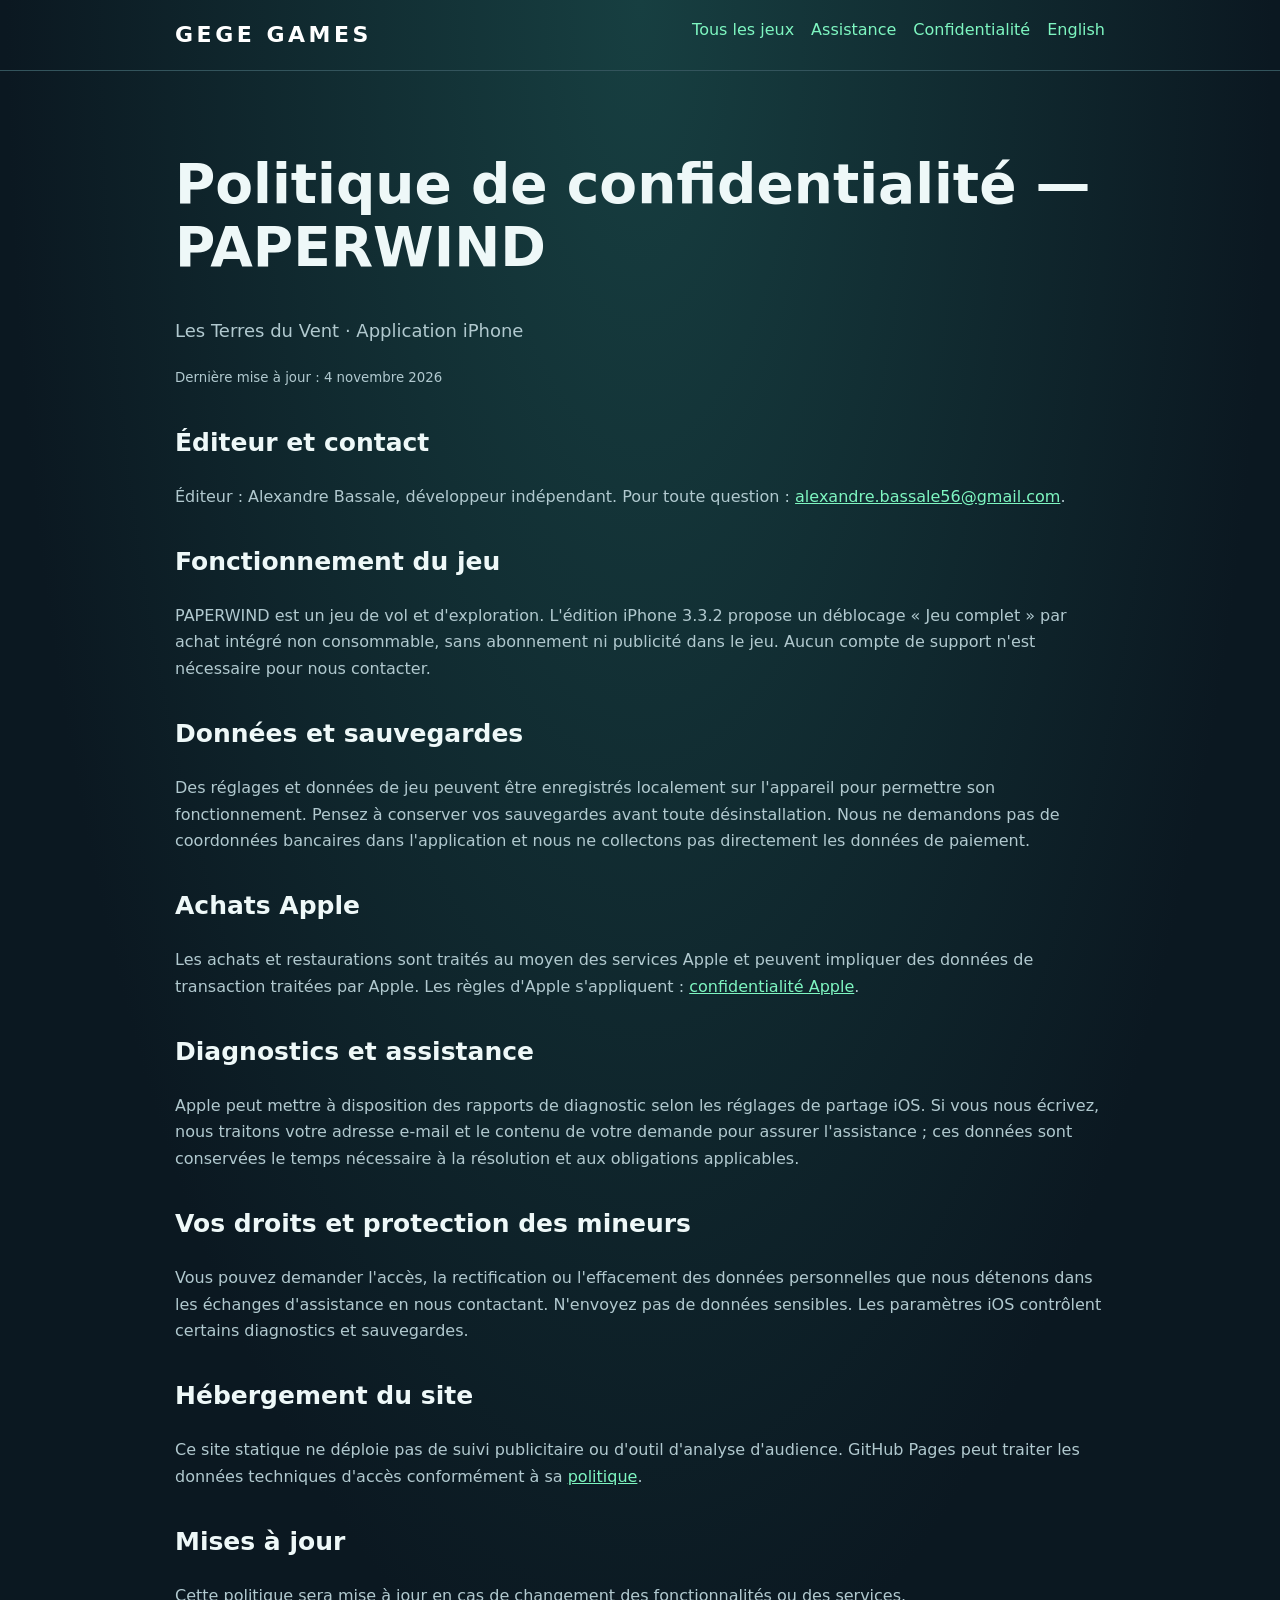
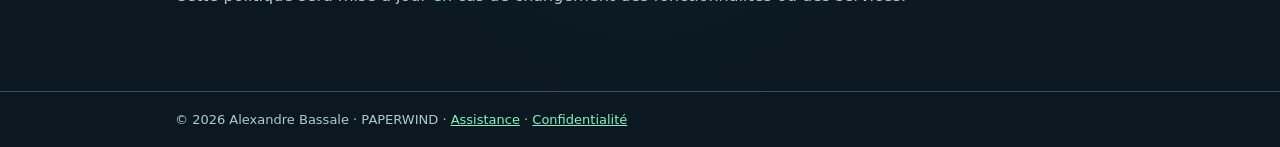
<file: paperwind/fr/privacy.html>
<!doctype html>
<html lang="fr">
<head><meta charset="utf-8"><meta name="viewport" content="width=device-width,initial-scale=1"><meta name="description" content="Confidentialité — PAPERWIND"><meta name="theme-color" content="#0b1821"><title>Confidentialité — PAPERWIND</title><link rel="stylesheet" href="../../assets/style.css"></head>
<body><header class="head"><div class="wrap"><a class="brand" href="../../games.html">GEGE GAMES</a><nav class="links"><a href="../../games.html">Tous les jeux</a><a href="../support.html">Assistance</a><a href="../privacy.html">Confidentialité</a><a href="../privacy.html">English</a></nav></div></header><main class="wrap"><h1>Politique de confidentialité — PAPERWIND</h1><p class="lead">Les Terres du Vent · Application iPhone</p><p><small>Dernière mise à jour : 4 novembre 2026</small></p><h2>Éditeur et contact</h2><p>Éditeur : Alexandre Bassale, développeur indépendant. Pour toute question : <a href="mailto:alexandre.bassale56@gmail.com?subject=Confidentialite%20PAPERWIND">alexandre.bassale56@gmail.com</a>.</p><h2>Fonctionnement du jeu</h2><p>PAPERWIND est un jeu de vol et d'exploration. L'édition iPhone 3.3.2 propose un déblocage « Jeu complet » par achat intégré non consommable, sans abonnement ni publicité dans le jeu. Aucun compte de support n'est nécessaire pour nous contacter.</p><h2>Données et sauvegardes</h2><p>Des réglages et données de jeu peuvent être enregistrés localement sur l'appareil pour permettre son fonctionnement. Pensez à conserver vos sauvegardes avant toute désinstallation. Nous ne demandons pas de coordonnées bancaires dans l'application et nous ne collectons pas directement les données de paiement.</p><h2>Achats Apple</h2><p>Les achats et restaurations sont traités au moyen des services Apple et peuvent impliquer des données de transaction traitées par Apple. Les règles d'Apple s'appliquent : <a href="https://www.apple.com/legal/privacy/">confidentialité Apple</a>.</p><h2>Diagnostics et assistance</h2><p>Apple peut mettre à disposition des rapports de diagnostic selon les réglages de partage iOS. Si vous nous écrivez, nous traitons votre adresse e-mail et le contenu de votre demande pour assurer l'assistance ; ces données sont conservées le temps nécessaire à la résolution et aux obligations applicables.</p><h2>Vos droits et protection des mineurs</h2><p>Vous pouvez demander l'accès, la rectification ou l'effacement des données personnelles que nous détenons dans les échanges d'assistance en nous contactant. N'envoyez pas de données sensibles. Les paramètres iOS contrôlent certains diagnostics et sauvegardes.</p><h2>Hébergement du site</h2><p>Ce site statique ne déploie pas de suivi publicitaire ou d'outil d'analyse d'audience. GitHub Pages peut traiter les données techniques d'accès conformément à sa <a href="https://docs.github.com/en/site-policy/privacy-policies/github-general-privacy-statement">politique</a>.</p><h2>Mises à jour</h2><p>Cette politique sera mise à jour en cas de changement des fonctionnalités ou des services.</p></main><footer class="foot"><div class="wrap">© 2026 Alexandre Bassale · PAPERWIND · <a href="../support.html">Assistance</a> · <a href="../privacy.html">Confidentialité</a></div></footer></body></html>
</file>
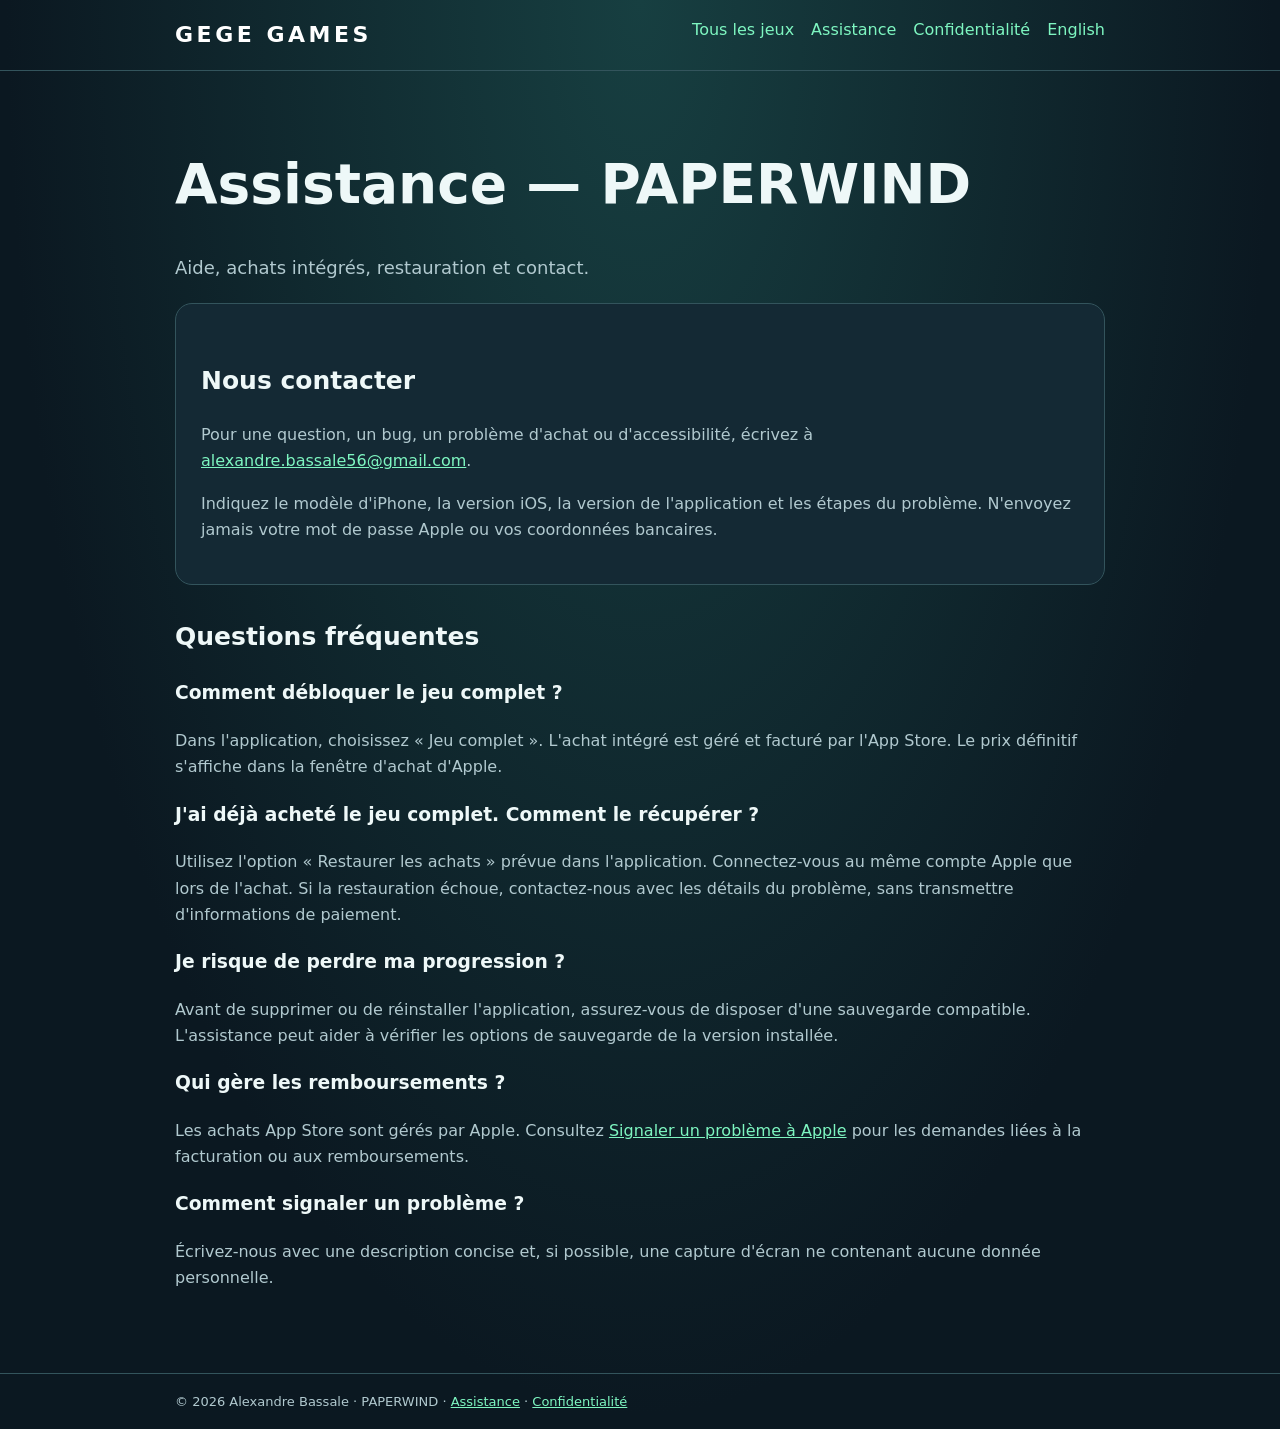
<file: paperwind/fr/support.html>
<!doctype html>
<html lang="fr">
<head><meta charset="utf-8"><meta name="viewport" content="width=device-width,initial-scale=1"><meta name="description" content="Assistance — PAPERWIND"><meta name="theme-color" content="#0b1821"><title>Assistance — PAPERWIND</title><link rel="stylesheet" href="../../assets/style.css"></head>
<body><header class="head"><div class="wrap"><a class="brand" href="../../games.html">GEGE GAMES</a><nav class="links"><a href="../../games.html">Tous les jeux</a><a href="../support.html">Assistance</a><a href="../privacy.html">Confidentialité</a><a href="../support.html">English</a></nav></div></header><main class="wrap"><h1>Assistance — PAPERWIND</h1><p class="lead">Aide, achats intégrés, restauration et contact.</p><section class="box"><h2>Nous contacter</h2><p>Pour une question, un bug, un problème d'achat ou d'accessibilité, écrivez à <a href="mailto:alexandre.bassale56@gmail.com?subject=Assistance%20PAPERWIND">alexandre.bassale56@gmail.com</a>.</p><p>Indiquez le modèle d'iPhone, la version iOS, la version de l'application et les étapes du problème. N'envoyez jamais votre mot de passe Apple ou vos coordonnées bancaires.</p></section>
<h2>Questions fréquentes</h2>
<h3>Comment débloquer le jeu complet ?</h3><p>Dans l'application, choisissez « Jeu complet ». L'achat intégré est géré et facturé par l'App Store. Le prix définitif s'affiche dans la fenêtre d'achat d'Apple.</p>
<h3>J'ai déjà acheté le jeu complet. Comment le récupérer ?</h3><p>Utilisez l'option « Restaurer les achats » prévue dans l'application. Connectez-vous au même compte Apple que lors de l'achat. Si la restauration échoue, contactez-nous avec les détails du problème, sans transmettre d'informations de paiement.</p>
<h3>Je risque de perdre ma progression ?</h3><p>Avant de supprimer ou de réinstaller l'application, assurez-vous de disposer d'une sauvegarde compatible. L'assistance peut aider à vérifier les options de sauvegarde de la version installée.</p>
<h3>Qui gère les remboursements ?</h3><p>Les achats App Store sont gérés par Apple. Consultez <a href="https://reportaproblem.apple.com/">Signaler un problème à Apple</a> pour les demandes liées à la facturation ou aux remboursements.</p>
<h3>Comment signaler un problème ?</h3><p>Écrivez-nous avec une description concise et, si possible, une capture d'écran ne contenant aucune donnée personnelle.</p></main><footer class="foot"><div class="wrap">© 2026 Alexandre Bassale · PAPERWIND · <a href="../support.html">Assistance</a> · <a href="../privacy.html">Confidentialité</a></div></footer></body></html>
</file>
<file: assets/style.css>
:root{font-family:system-ui,-apple-system,BlinkMacSystemFont,"Segoe UI",sans-serif;color-scheme:dark;--bg:#0b1821;--card:#142934;--line:#33545c;--fg:#eef8f8;--muted:#b1c9cf;--accent:#7ef6c1}*{box-sizing:border-box}body{margin:0;background:radial-gradient(ellipse at top,#173f41,var(--bg) 70%);color:var(--fg);line-height:1.65}a{color:var(--accent)}.wrap{width:min(930px,calc(100% - 32px));margin:auto}.head,.foot{border-bottom:1px solid var(--line);padding:17px 0}.head .wrap{display:flex;justify-content:space-between;flex-wrap:wrap;gap:15px}.head a{text-decoration:none}.links{display:flex;gap:17px;flex-wrap:wrap}.brand{font-weight:900;letter-spacing:.16em;color:white;font-size:22px}main{padding:45px 0 65px}h1{font-size:clamp(36px,6vw,55px);line-height:1.15}h2{margin-top:31px;font-size:25px}p,li{color:var(--muted)}.lead{font-size:18px}.box{border:1px solid var(--line);background:var(--card);border-radius:17px;padding:25px;margin:20px 0}.grid{display:grid;grid-template-columns:repeat(2,minmax(0,1fr));gap:15px}.grid .box{margin:0}.foot{border-top:1px solid var(--line);border-bottom:0;color:var(--muted);font-size:13px}.cta{display:inline-block;background:var(--accent);color:#092421;text-decoration:none;padding:10px 16px;border-radius:8px;font-weight:800}@media(max-width:640px){.grid{grid-template-columns:1fr}}
</file>
